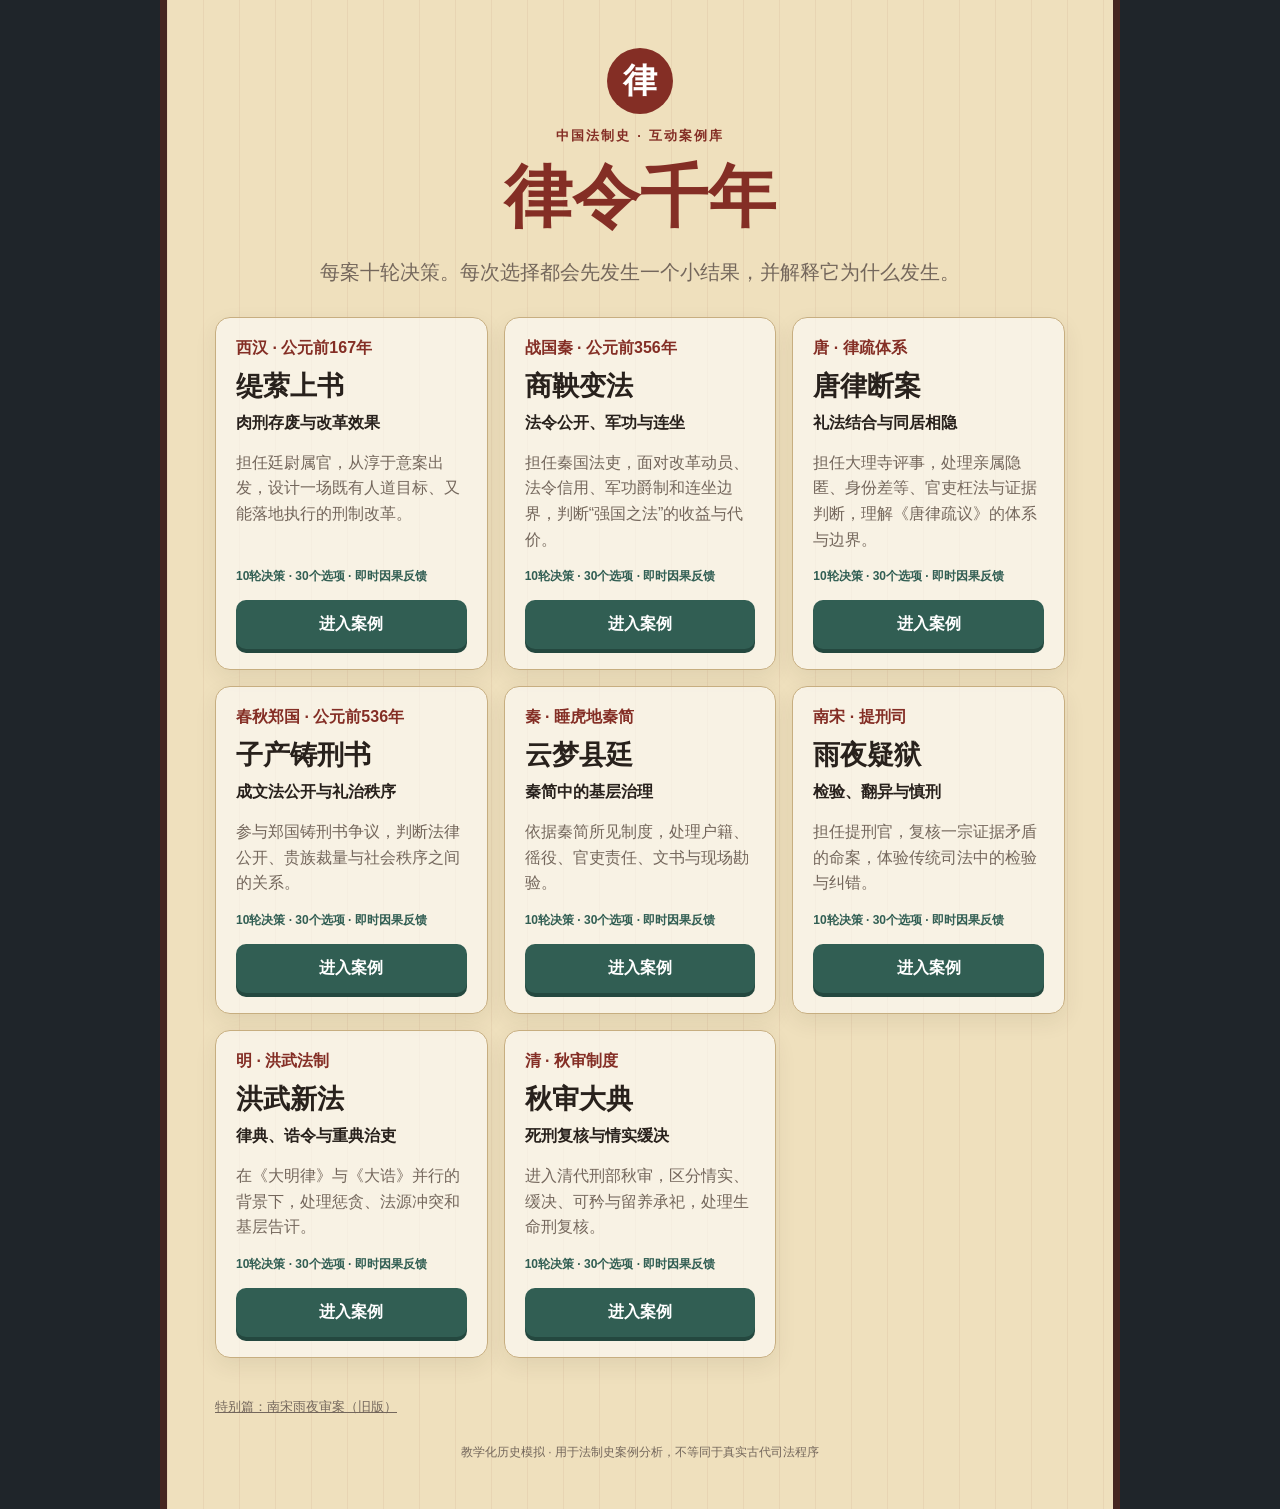
<file: index.html>
<!doctype html><html lang="zh-CN"><head><meta charset="utf-8"><meta name="viewport" content="width=device-width,initial-scale=1,viewport-fit=cover"><meta name="theme-color" content="#742b23"><title>律令千年·法制史案例库</title>
<style>
:root{--ink:#28211c;--paper:#efe0bd;--light:#fff9e9;--red:#842e25;--jade:#315e53;--gold:#b8893d;--muted:#74675c}*{box-sizing:border-box}html{background:#1f252a}body{margin:0;color:var(--ink);font-family:"Microsoft YaHei","PingFang SC",sans-serif}button{font:inherit}.app{width:min(100%,960px);min-height:100vh;margin:auto;padding:clamp(18px,5vw,48px);background:linear-gradient(90deg,#842e2510 1px,transparent 1px),var(--paper);background-size:36px 100%;border-inline:7px solid #462620}.top{text-align:center}.seal{width:66px;height:66px;margin:auto;border-radius:50%;display:grid;place-items:center;background:var(--red);color:#fff;font:700 34px KaiTi,serif}.eyebrow{color:var(--red);font-size:13px;font-weight:800;letter-spacing:.16em}.top h1{font:800 clamp(38px,9vw,68px)/1.1 KaiTi,serif;margin:15px 0 8px;color:var(--red)}.lead{color:var(--muted);font-size:clamp(16px,3.5vw,20px);line-height:1.7}.case-grid{display:grid;grid-template-columns:repeat(3,1fr);gap:16px;margin:28px 0}.case{border:1px solid #c7ae80;border-radius:15px;background:#fff9;padding:20px;display:flex;flex-direction:column;box-shadow:0 8px 22px #3e2d1c15}.case i{font-style:normal;color:var(--red);font-weight:800}.case h2{font:700 27px KaiTi,serif;margin:9px 0}.case p{color:var(--muted);line-height:1.6;flex:1}.case .meta{font-size:12px;color:var(--jade);font-weight:700}.primary,.option{border:0;border-radius:10px;background:var(--jade);color:#fff;padding:14px 17px;font-weight:750;cursor:pointer;box-shadow:0 4px 0 #24483f}.primary:active,.option:active{transform:translateY(3px);box-shadow:0 1px 0 #24483f}.case .primary{width:100%;margin-top:15px}.toolbar{display:flex;justify-content:space-between;align-items:center;gap:10px}.back{border:1px solid #bda77e;background:#fff8;border-radius:9px;padding:9px 12px;cursor:pointer}.progress{height:9px;border-radius:9px;background:#cfbc97;overflow:hidden;margin:15px 0 23px}.bar{height:100%;background:linear-gradient(90deg,var(--red),var(--gold));transition:width .35s}.score{display:flex;gap:6px;flex-wrap:wrap}.score span{background:#fff8;border-radius:99px;padding:6px 9px;font-size:12px}.score b{color:var(--red)}.panel{background:#fff9;border:1px solid #cfb789;border-radius:15px;padding:clamp(18px,4vw,30px);box-shadow:0 8px 24px #49351f18}.chapter{color:var(--red);font-size:13px;font-weight:800}.panel h2{font:700 clamp(27px,6vw,39px) KaiTi,serif;color:var(--red);margin:8px 0}.context{font-size:18px;line-height:1.85}.knowledge{background:#fff1b7;border-left:5px solid var(--gold);padding:13px 15px;margin:18px 0;line-height:1.65}.options{display:grid;gap:12px;border-top:1px solid #d8c5a1;padding-top:18px}.option{text-align:left;line-height:1.55;min-height:62px}.option em{display:inline-grid;place-items:center;width:26px;height:26px;border-radius:50%;background:#ffffff22;font-style:normal;margin-right:8px}.feedback{border-top:6px solid var(--jade)}.feedback.bad{border-top-color:var(--red)}.feedback.mid{border-top-color:var(--gold)}.outcome{font-size:20px;font-weight:800;color:var(--jade)}.feedback.bad .outcome{color:var(--red)}.feedback.mid .outcome{color:#8b661f}.reason{line-height:1.85;background:#f4ead4;padding:14px;border-radius:9px}.delta{display:flex;gap:8px;flex-wrap:wrap;margin:14px 0}.delta span{padding:6px 10px;border-radius:99px;background:#dfeae5;color:#315e53;font-size:13px;font-weight:700}.delta .minus{background:#f1dfdc;color:#8b3029}.result{text-align:center}.grade{font:800 120px/1 serif;color:var(--red)}.cards{display:grid;grid-template-columns:repeat(3,1fr);gap:10px}.cards div{background:#ddc79c;border-radius:11px;padding:16px}.cards b{display:block;color:var(--red);font-size:28px}.review{text-align:left;background:#fff8;padding:15px 20px;border-radius:10px;line-height:1.75;margin:20px 0}.hidden{display:none!important}.legacy{display:inline-block;color:var(--muted);font-size:13px;margin-top:12px}footer{text-align:center;color:var(--muted);font-size:12px;margin:28px 0 0}
.event-bg{background:#eee2c9;border-left:5px solid var(--red);padding:14px 16px;border-radius:5px;line-height:1.8}.event-bg b,.continuity b{color:var(--red)}.continuity{background:#dfeae5;border:1px solid #aac1b8;border-radius:10px;padding:13px 15px;margin:14px 0;line-height:1.7}.route{display:inline-block;background:var(--red);color:#fff;border-radius:99px;padding:5px 10px;font-size:12px;margin-bottom:8px}.option small{display:block;color:#dce9e5;font-weight:400;margin:5px 0 0 34px}.timeline{border-left:3px solid #bfa777;padding-left:18px}.timeline li{margin:12px 0}.case-layout{display:grid;grid-template-columns:290px 1fr;gap:16px;align-items:start}.dossier{background:#f5ecd8;border:1px solid #c8b38c;border-radius:13px;padding:16px;position:sticky;top:12px}.dossier h3{font-family:KaiTi,serif;color:var(--red);margin:4px 0 12px}.section-label{color:var(--red);font-weight:800;border-bottom:1px solid #cdbb98;padding-bottom:6px;margin:14px 0 8px}.people{display:grid;grid-template-columns:1fr 1fr;gap:7px}.person,.evidence-item{background:#fff9;border:1px solid #d5c4a3;border-radius:7px;padding:8px;font-size:12px}.person b,.evidence-item b{display:block}.person span{color:var(--muted)}.evidence-list{display:grid;gap:6px}.evidence-item.locked{opacity:.42;filter:grayscale(1)}.judgment-list{font-size:12px;line-height:1.5;max-height:150px;overflow:auto;padding-left:18px}.overlay{position:fixed;inset:0;background:#000b;display:grid;place-items:center;padding:18px;z-index:50}.modal-card{width:min(760px,100%);max-height:88vh;overflow:auto;background:#f8f0df;border:2px solid #8b744e;border-radius:12px;padding:clamp(20px,5vw,38px);box-shadow:0 0 45px #d6ad4b55;text-align:center}.modal-card .reason,.modal-card .knowledge{text-align:left}.modal-icon{font-size:46px}.modal-card h2{font-family:KaiTi,serif;color:var(--red);font-size:34px;margin:8px 0}.modal-card .primary{text-align:center;min-width:230px}.world-state{text-align:center;color:var(--muted);font-size:12px;margin:8px 0}
@media(max-width:720px){.app{padding:18px 13px 30px;border-inline-width:5px}.case-grid{grid-template-columns:1fr}.case{padding:17px}.toolbar{align-items:flex-start}.score{justify-content:flex-end}.context{font-size:16px}.option{min-height:68px}.cards{grid-template-columns:1fr}.case-layout{grid-template-columns:1fr}.dossier{position:static}.people{grid-template-columns:repeat(2,1fr)}.overlay{padding:10px}.modal-card{max-height:94vh;padding:20px 15px}}
</style></head><body><main class="app" id="app"></main>
<script>
const O=(t,r,d)=>({t,r,d});
const cases=[
{id:'tiying',era:'西汉 · 公元前167年',title:'缇萦上书',sub:'肉刑存废与改革效果',intro:'担任廷尉属官，从淳于意案出发，设计一场既有人道目标、又能落地执行的刑制改革。',qs:[
['卷宗定性','淳于意将受肉刑，缇萦上书称受刑者“虽欲改过自新，其道莫由”。你首先抓住什么争点？','汉初刑制承袭秦制，肉刑具有不可逆性。',[O('讨论刑罚是否给改过者保留复归可能','朝议转向刑罚目的。因为缇萦指出的不是父亲身份，而是不可逆刑罚阻断改过。',[2,3,2]),O('强调缇萦孝心足以直接免罪','淳于意获得同情，但制度问题被遮蔽。孝行能触发审视，却不能替代对罪责与刑制的分析。',[1,0,2]),O('认定旧法存在多年便无需讨论','改革被拒绝。制度沿用时间不能单独证明其合理，尤其当新个案暴露稳定缺陷时。',[0,-2,-1])]],
['史实边界','有人说：“汉代已经确立现代人权，所以必然废肉刑。”你如何记录？','古今概念可以对话，但不能把现代体系直接投射到汉代。',[O('删除“现代人权”断言，改从汉初约法省刑与仁政语境分析','论证更可靠。因为历史评价必须先尊重当时制度与政治语言。',[3,2,1]),O('保留说法，现代价值正确即可','表达鲜明但史实失真。价值赞同不能证明古代已经存在同一权利结构。',[-2,0,1]),O('完全拒绝现代视角','避免了套用，却失去借古鉴今。恰当方法是标明距离后再比较。',[1,1,0])]],
['刑罚目的','廷尉正主张“残损身体最能威慑”。你如何回应？','刑罚效果不能只凭严酷程度推定。',[O('要求比较威慑收益与不可逆伤害，并考察再犯和复归','讨论进入可检验层面。严厉不天然等于有效，还要评估社会成本。',[2,3,2]),O('只说仁慈就是最好的刑罚','立场温和但论据不足。刑制仍须回应秩序、比例与执行问题。',[1,0,2]),O('赞同越残酷越有效','旧制继续维持。该推论忽略秦亡教训，也没有证明严酷与治理效果的因果。',[0,-2,-2])]],
['替代方案','文帝准备废除肉刑，问你如何配置替代刑。','历史上部分肉刑被髡钳、笞刑等替代。',[O('按罪责分级替代，并设置最高笞数','方案兼顾比例与人道。分级可避免轻重罪一律折算造成新的失衡。',[2,3,2]),O('所有肉刑统一改为五百笞','形式统一却可能更致命。笞数过高会让“减刑”在执行中变成变相死刑。',[1,-2,-1]),O('只赦免淳于意，不改一般规则','个案获救，结构问题仍会重复。个案救济不能自动代替制度改革。',[1,0,1])]],
['执行规范','地方狱吏问笞刑应如何执行。','替代刑是否进步，取决于真实执行。',[O('统一刑具、限定部位、记录次数并允许复核','伤亡风险下降。程序限制能把仁政目标转化为可监督的行为规则。',[2,3,2]),O('只写“务必仁慈”','口号难以约束执行。没有具体标准，地方仍可能因习惯和压力滥刑。',[1,0,1]),O('由狱吏自行掌握轻重','执行差异扩大。把全部裁量交给行刑者会增加任意与寻租空间。',[0,-2,-2])]],
['伤亡奏报','新制后有人因重笞死亡，朝中称改革已经失败。','改革可能方向正确、设计不足。',[O('承认替代刑缺陷，降低笞数并继续评估','改革得到修正。发现副作用后调整规则，比否认问题或全盘倒退更合理。',[3,3,2]),O('隐瞒伤亡以维护圣明','短期保住颜面，长期损害制度学习。没有真实信息就无法纠正执行偏差。',[0,-2,-2]),O('立即恢复全部肉刑','解决了笞刑问题，却回到不可逆伤残。单一失败不证明旧制最优。',[1,-1,-1])]],
['罪刑相当','轻罪与重罪都采用接近的笞数，引发争议。','刑罚配置需要区别罪责轻重。',[O('重新建立轻重阶梯，并审查实际痛苦程度','比例失衡得到缓解。名称相同不代表严厉程度相同，须看真实负担。',[2,3,2]),O('只要形式统一就是公平','形式一致掩盖实质差异。公平还要求罪责与制裁强度相适应。',[1,-1,0]),O('全部加重以免放纵','轻罪者承受过度制裁。用普遍加重解决分类失败，会扩大不公。',[0,-2,-2])]],
['复归社会','受刑者刑满后被乡里永久排斥。','缇萦上书特别强调改过无路。',[O('减少永久污名，并允许以守法表现恢复身份','刑罚终了后的复归路径形成。否则法律宣布刑满，社会惩罚却无限延续。',[2,3,3]),O('认为社会排斥不属于刑制问题','制度只完成一半。正式刑罚与持续污名共同决定受刑者能否改过。',[1,0,-1]),O('给所有受刑者永久标记','管理更方便，却复制肉刑的终身污名逻辑，违背改革起点。',[0,-2,-2])]],
['评价改革','史官问文帝废肉刑是否等于刑罚全面轻缓。','历史结论要区分诏令、替代规则和执行结果。',[O('评价为重要转向，但指出替代刑仍有严酷与反复','结论有边界。既承认改革意义，也没有把复杂过程写成直线进步。',[3,3,2]),O('宣布从此再无酷刑','叙事漂亮却夸大史实。替代刑伤亡说明制度效果并非一次完成。',[-2,-1,1]),O('因有副作用而否定全部意义','忽视了不可逆肉刑被废的方向性变化。缺陷不等于毫无进步。',[1,0,0])]],
['总结奏章','你如何向文帝概括本案启示？','最后结论应同时回应历史语境与制度效果。',[O('废肉刑是起点；刑罚还须罪责相称、执行可控、容许复归','奏章成为持续改革纲领。它完整回应了目的、比例、程序与效果。',[3,3,3]),O('圣君仁德感化天下即可','具有时代语言，却把复杂制度成败归于个人品德，缺少可执行结构。',[2,0,2]),O('旧制不可变，个案不足为训','缇萦上书的制度价值被抹去。反复出现的结构性伤害不能永远被视为例外。',[0,-2,-2])]]]},
{id:'shangyang',era:'战国秦 · 公元前356年',title:'商鞅变法',sub:'法令公开、军功与连坐',intro:'担任秦国法吏，面对改革动员、法令信用、军功爵制和连坐边界，判断“强国之法”的收益与代价。',qs:[
['变法开局','新法将行，百姓疑而不信。你如何建立法令信用？','徙木立信的故事体现变法者对法令可信度的重视。',[O('公开规则、兑现奖赏，并让官吏同受约束','新法获得初步信用。可预期执行比单纯恐吓更能形成稳定服从。',[2,3,2]),O('先重罚几个质疑者','恐惧上升但信用未建立。惩罚怀疑者不能证明政府会守诺。',[1,-1,-2]),O('只靠口头宣讲君主英明','宣传扩大，却缺少可验证承诺。法令信用来自一致兑现。',[1,0,1])]],
['法令公开','有官员主张只让官吏掌握细则，方便临事处置。','成文规则公开关系到行为预期与裁量边界。',[O('公布主要规则、奖罚标准与申诉渠道','百姓能够预见后果，官吏也较难任意解释。公开性提升了治理稳定。',[2,3,2]),O('只公布惩罚，不公布奖励','威慑突出但激励失真。片面公开会削弱法令完整信用。',[1,0,-1]),O('完全保密，违法后再告知','行政方便却制造不可预期。无法知悉的规则难以引导行为。',[0,-2,-2])]],
['军功爵制','旧贵族要求按血缘继续授爵，军中要求按功行赏。','军功爵制冲击世卿世禄。',[O('以可核实军功授爵，并防止冒功','动员能力增强，身份流动扩大。核验机制可减少新制度被造假侵蚀。',[3,3,2]),O('完全维持血缘授爵','旧贵族满意，改革目标落空。资源仍按出身分配，军功激励不足。',[2,-1,-1]),O('谁献首级最多谁升爵，不审来源','短期战果增加，冒功与滥杀风险上升。指标若可被操纵会反噬制度。',[1,-2,-2])]],
['连坐范围','一户犯罪，里伍是否都应连坐？','连坐有强化控制和信息互监的功能，也可能扩大无过者责任。',[O('仅对明知、协助或依法负有报告义务而故意不报者追责','责任边界更清楚。把主观知情与法定义务纳入，可减少无差别株连。',[1,3,2]),O('邻里一律同罪','告发增加，但无过者也受罚。无差别连坐以恐惧换信息，社会信任成本很高。',[2,-2,-2]),O('任何情形都不追究协助者','避免株连，却可能放任共同隐匿。关键应区分独立责任与纯粹身份牵连。',[1,1,0])]],
['太子犯法','太子触犯新法，群臣担心直接处罚动摇储位。','史载商鞅通过处罚太子师傅等方式彰显新法。',[O('坚持规则不能因身份失效，同时按当时制度处理责任','法令权威增强。核心是避免特权使公开规则沦为空文。',[3,3,2]),O('秘密免除，维护王室颜面','政治冲突暂缓，法令信用受损。百姓会据此判断新法只约束弱者。',[1,-2,-1]),O('为示公平立即废黜太子','姿态强硬但超出比例。平等适用不等于不考虑权限和相称性。',[1,0,-2])]],
['告奸激励','地方以告发数量考核，出现大量诬告。','激励指标会改变行为，也可能制造滥用。',[O('核查证据，惩治故意诬告，并调整单一数量考核','真实案件比例提高。纠错机制防止告发制度被私人报复利用。',[2,3,2]),O('告得越多奖励越高','数字漂亮，诬告激增。单一数量指标鼓励追求数量而非真实性。',[1,-2,-2]),O('取消一切举报','诬告下降，但真实违法线索也消失。应治理滥用而非废掉全部信息渠道。',[1,0,0])]],
['重刑主义','有人建议轻罪重罚，让百姓不敢试法。','商鞅法家思想重刑威慑，但效果与代价需分别分析。',[O('评估威慑边际效果，并保留罪责轻重阶梯','秩序目标与比例控制并存。重罚不是无限增加就无限有效。',[1,3,2]),O('所有初犯一律重罚','短期服从上升，纠错和复归空间缩小。过度惩罚也会增加逃亡与对抗。',[2,-2,-2]),O('只进行道德劝说，不设处罚','缺乏执行后果，新法难以稳定。教化与制裁并非只能二选一。',[1,0,1])]],
['官吏执法','县吏对富户从轻、对贫户从重。','“壹刑”理想强调法令统一，但秦制并非现代平等法治。',[O('纠正差等执行，并公开复核结果','法令一致性提高。选择性执法会让规则成为权力工具。',[2,3,2]),O('富户能纳粮，应当从轻','短期财政受益，制度公信下降。以资源换免责破坏统一标准。',[1,-2,-1]),O('为反特权只处罚富户','方向看似矫正，仍是按身份而非行为裁判。',[1,0,-1])]],
['成效评估','秦国强盛后，有人称一切改革手段都因此正当。','国家能力提升不自动消除个体权利与社会成本问题。',[O('区分富国强兵成效、法令技术与高压控制代价','评价更完整。制度可以在某一目标上有效，同时在其他价值上代价高昂。',[3,3,2]),O('结果强国，所以所有措施正确','把结果成功当作全部正当性。该推理忽略手段边界与长期后果。',[1,-2,0]),O('因秦二世而亡，变法毫无作用','以最终结局抹去阶段成效，同样过度简化。历史因果不能单线归结。',[1,0,0])]],
['历史结论','如何总结商鞅变法的法制史意义？','应同时看到成文法、国家治理能力与严密控制。',[O('它强化公开法令和官僚治理，也以重刑连坐付出高压代价','结论兼顾制度创新与历史局限，避免英雄化或妖魔化。',[3,3,3]),O('它完整建立现代法治','概念错置。法令统一和现代权利法治不是同一制度。',[-2,-1,1]),O('它只是残酷刑罚，没有其他影响','抓住代价却遗漏国家治理、爵制与社会结构变化。',[1,0,0])]]]},
{id:'tanglv',era:'唐 · 律疏体系',title:'唐律断案',sub:'礼法结合与同居相隐',intro:'担任大理寺评事，处理亲属隐匿、身份差等、官吏枉法与证据判断，理解《唐律疏议》的体系与边界。',qs:[
['亲属藏匿','甲盗官物后藏于兄家，兄明知却未告发。首先查什么？','唐律对亲属相隐有制度安排，但范围与重罪例外需具体判断。',[O('查亲属关系、罪名性质及相隐规则的适用范围','审理路径正确。先确定规范要件，才能判断隐匿是否被容许或减免。',[3,3,2]),O('凡不告发一律同罪','忽略亲属相隐规则。唐律并非把所有知情不举都等同正犯。',[1,-2,-1]),O('亲属关系可免除任何罪责','把相隐绝对化。古代规则仍有范围、身份与严重犯罪限制。',[1,-1,0])]],
['礼法关系','御史说“礼就是道德，与断案无关”。','唐律以礼入法，但礼与律仍有不同表现形式。',[O('说明礼制影响亲属、身份和名分规范，须通过具体律文适用','礼法关系被落实到规范层面。不能只讲抽象伦理，也不能否认其制度作用。',[3,3,2]),O('完全赞同，律与礼互不相干','遗漏唐律的重要结构特征。许多罪名和量刑都受伦常名分影响。',[0,-2,-1]),O('只凭礼意即可越过律文判案','礼成为无限裁量。礼法结合不意味着官员可抛开成文规范。',[1,-2,-2])]],
['十恶判断','案中被告被指“不孝”，是否当然属于十恶？','十恶是特定严重犯罪类别，不能把日常道德评价直接当作罪名。',[O('核对行为是否满足律文中的具体构成','避免标签定罪。道德谴责必须转化为明确的规范要件。',[3,3,2]),O('乡里都说不孝即可列入十恶','舆论替代要件，刑罚被扩大。社会评价不能单独证明法定严重犯罪。',[1,-2,-2]),O('十恶只是道德概念，不影响法律','忽视其法律后果。十恶在律典中具有明确制度地位。',[0,-1,-1])]],
['身份差等','同一伤害行为因亲属尊卑而刑罚不同。你如何解释？','唐律具有鲜明身份与伦理差等，不能等同现代平等原则。',[O('在历史语境中说明名分秩序，再与现代平等适用作区分','解释没有美化差等，也没有以今律古，形成双层评价。',[3,3,2]),O('这就是现代法律面前人人平等','概念相反。身份差等恰恰说明古代与现代平等原则存在结构距离。',[-2,-2,0]),O('古代如此，所以今天也应恢复','从历史事实直接推出现代规范，缺少价值与制度论证。',[1,-2,-1])]],
['官吏受财','县令收财后故意改判，应先区分什么？','唐律区分官吏因公过失与徇私故意，受财枉法具有更强可责性。',[O('查受财、故意及裁判改变之间的证据链','责任判断更准确。身份本身不够，须证明利益与枉法行为关联。',[2,3,2]),O('只要判错就一律按受财枉法','过失与故意被混同，严重罪名的证明要求被降低。',[1,-2,-1]),O('官员有裁量，所以不可能犯罪','把职权当作免责。合法裁量不包括收财后故意歪曲裁判。',[0,-2,-2])]],
['口供矛盾','被告口供与物证冲突，狱吏要求继续拷讯。','传统司法重口供，也存在检验和多证印证；现代更严格禁止刑讯逼供。',[O('暂停强制，复核物证、证人与口供形成条件','误判风险下降。矛盾应通过独立证据解释，而非用更强压力制造一致。',[2,3,3]),O('打到口供与案卷一致','得到表面一致，却无法证明真实性。压力可能只会制造迎合答案。',[1,-3,-3]),O('完全不看口供，只凭直觉','避免刑讯但仍非证据裁判。口供可审查，不能以直觉替代全部证据。',[1,0,0])]],
['类推边界','某行为危害明显，却找不到完全对应条文。','古代存在比附等适用技术；现代罪刑法定对类推入罪限制更严。',[O('先在当时法源中寻找明确依据，并标注与现代罪刑法定的差异','既处理历史问题又守住古今边界。比较法意识提升。',[3,3,2]),O('危害大即可随意比照最重条款','裁量失控。社会危害判断不能自动决定具体刑名。',[1,-2,-2]),O('直接援引现代刑法宣告无罪','保护意识可取，却把现代规范直接溯用于唐代模拟。',[0,1,1])]],
['赎刑适用','有身份者请求以铜赎刑，百姓质疑不公。','古代赎刑有身份、罪类等条件，体现制度差等。',[O('依当时规则判断，同时在复盘中指出身份差等的局限','历史裁判与现代评价被区分，既不伪造史实也不回避问题。',[3,3,2]),O('有钱即可赎，最有效率','财富直接购买免责，忽略赎刑条件并放大不平等。',[1,-2,-2]),O('声称唐代已禁止一切赎刑','史实错误。用理想化叙事遮蔽真实制度。',[-2,0,0])]],
['复核死刑','州府上报死刑案，证据尚有一处矛盾。','传统慎刑包含复核机制；生命刑要求更高审慎。',[O('退回补证并逐项说明疑点，不因限期仓促核准','避免不可逆误判。复核的价值正是在行政压力下保留纠错机会。',[2,3,3]),O('地方已经审过，直接核准','效率提高，关键疑点被带入不可逆判决。层级复核失去实质意义。',[1,-2,-2]),O('所有死刑案一律无条件赦免','避免误杀却取消个案判断。慎刑不等于放弃法律评价。',[1,0,1])]],
['结案评议','如何概括《唐律疏议》的法制史地位？','唐律体系完备、律疏结合，对后世与东亚法制影响深远，同时具有等级身份局限。',[O('肯定体系化与解释技术，同时指出礼制身份差等的历史边界','结论全面。制度成就与价值局限可以同时成立。',[3,3,3]),O('它就是一部现代民法典','法域与时代概念均错置，无法解释刑律中心和身份结构。',[-2,-2,0]),O('古代法律都落后，不值得研究','价值判断替代历史分析，也错失理解制度演进与比较法的机会。',[0,-1,-1])]]]}];
const Q=(t,c,p,a,ar,b,br,d,dr)=>[t,c,p,[O(a,ar,[3,3,2]),O(b,br,[1,0,1]),O(d,dr,[0,-2,-2])]];
cases.push(
{id:'zichan',era:'春秋郑国 · 公元前536年',title:'子产铸刑书',sub:'成文法公开与礼治秩序',intro:'参与郑国铸刑书争议，判断法律公开、贵族裁量与社会秩序之间的关系。',qs:[
Q('是否公布','郑国准备把刑书铸于鼎上，贵族认为刑不可知才能保持威严。','铸刑书是中国古代成文法公布的重要事件。','支持公布基本规则与刑罚边界','民众获得行为预期，贵族临事裁量受到约束；这正是规则公开的制度意义。','只向乡官秘密传达','执行可能较统一，但普通人仍无法预见后果，公开性目标只完成一半。','继续完全保密','权威暂时保留，任意裁量与同案异罚风险却继续存在。'),
Q('回应叔向','叔向担心民众据法争辩、破坏礼治名分。','反对意见反映春秋礼治秩序面对社会变迁的焦虑。','承认秩序忧虑，但说明公开底线可与教化并存','你回应了反方最强理由，而非简单否定礼；主张因此更有边界。','说时代必然进步，无需解释','方向支持改革，但“必然”不能回答公开规则为何能解决现实问题。','嘲讽叔向守旧','人身评价替代理由，既未解释礼治功能，也无法证明新制度更好。'),
Q('适用对象','贵族要求刑书只约束庶人。','春秋身份秩序鲜明，不能虚构现代平等已经实现。','要求官吏裁判也受公开规则约束','虽非现代平等，却能减少执法者脱离规则的空间，增强法令信用。','先约束庶人，以后再说','改革仍可能运行，但特权例外会削弱公众对规则一致性的信任。','贵族天然在法外','公开刑书沦为单向控制工具，无法限制掌权者的任意解释。'),
Q('旧案处理','刑书公布后，有人要求按新法追罚公布前行为。','规则公开与时间效力关系到行为可预期性。','原则上不以新公布规则追罚此前未知行为','避免事后改变标准，让公布真正服务于事前行为引导。','由执政者逐案决定','保留灵活性，却使时间效力取决于个人偏好，可预期性不足。','一律追溯从重','百姓不可能按尚未公布的规则行动，追溯重罚破坏法令信用。'),
Q('条文含混','刑书中的“扰乱”含义过宽，地方解释不一。','成文化不等于自动消除裁量。','发布解释标准并汇总典型案件','同类行为获得较稳定尺度，也为后续修订提供材料。','让各地按风俗理解','兼顾地方差异，但同案差异扩大，中央公布规则被碎片化。','谁被指控就算扰乱','含混词变成无限权力入口，成文法只剩形式。'),
Q('民众争讼','公布后诉讼增多，贵族称改革失败。','诉讼上升可能是既有纠纷获得表达渠道。','区分恶意缠讼与正常权利主张','你没有把“案件变多”直接等同秩序恶化，能进一步评估制度真实效果。','立即减少受理数量','短期数据好看，但可能把正常争议重新压回非正式冲突。','废除刑书恢复秘密裁判','用关闭渠道消灭统计，问题本身并未消失。'),
Q('官吏培训','基层官吏读不懂新刑书。','法律文本需要执行能力支撑。','编制释义、培训并设置疑难请示','降低误读，让统一文本转化为较一致的实际裁判。','要求官吏自行揣摩','节省成本，却会制造不同解释，公开文本难以统一实践。','读错者全部重罚','恐惧不能补足知识，官吏反而可能隐瞒疑难和错误。'),
Q('修法机制','社会关系变化，旧条文出现漏洞。','成文法需要稳定，也需要合法修订。','建立公开修订程序并说明理由','规则变化保持可追踪，稳定与适应性得到平衡。','随时口头补充','反应快，但口头命令重新引入不可知和不可验证。','永远不得修改','形式稳定，却会让规则与社会现实脱节。'),
Q('古今比较','同学说铸刑书就是现代法治诞生。','早期成文法公开与现代法治不能简单等同。','称其为公开化探索，并说明身份与权利结构差异','既提炼法理价值，又保留历史限度。','直接称为现代宪政','使用熟悉概念，却超出史实可支持范围。','认为与今天毫无联系','避免错置，却放弃了从公开性和裁量约束中提炼启示。'),
Q('最终陈词','如何概括铸刑书的历史意义？','结论应兼顾制度转向与争议。','它推动规范公开并挑战秘密裁量，但仍处于礼法秩序转型之中','结论完整解释了“进步何在”和“边界何在”。','子产是贤人，所以改革正确','人物评价不能替代制度因果分析。','公布法律必然摧毁秩序','把反方忧虑当作必然结果，缺少实践证据。')]},
{id:'qin',era:'秦 · 睡虎地秦简',title:'云梦县廷',sub:'秦简中的基层治理',intro:'依据秦简所见制度，处理户籍、徭役、官吏责任、文书与现场勘验。',qs:[
Q('户籍脱漏','乡里户籍与实有人口不符，县令要求立刻重罚里典。','秦简反映细密的户籍、行政与官吏责任制度。','先核对迁徙文书、登记期限与里典故意过失','责任与证据对应，避免把制度缺口全部推给末端官吏。','先罚后查以示整肃','形成压力，但若事实后来相反，行政信用和记录真实性都会受损。','全乡连坐不问原因','扩大责任最省事，却混淆个人行为、法定义务与无过居民。'),
Q('徭役冲突','农忙时征发徭役，田地可能失收。','秦国家动员能力强，徭役安排也影响生产基础。','核对法定名额与期限，分批征发并留存文书','既完成公共任务，也减少超额征发破坏农业。','由豪强自行决定谁服役','执行方便，却可能把负担转嫁给弱户。','全数提前加征','短期工程加快，长期粮产和民众承受力受损。'),
Q('官物损坏','仓吏报告粮袋受潮，却无交接记录。','秦律重视官物管理和官吏责任。','勘验损耗原因并核对交接、封识与保管义务','能区分自然损耗、过失和侵占，责任不再只靠猜测。','仓吏负责所以必为盗','身份与结果不能直接证明故意侵占。','不查小额损失','一次省事可能形成记录空洞，长期积累更大风险。'),
Q('现场勘验','盗案现场有足迹、破锁和邻人证言。','秦简中的封诊式体现对勘验记录的重视。','分别记录位置、尺寸、时间并相互印证','证据保留原貌，后续复核能检查推断是否可靠。','先确定嫌疑人再挑证据','证据会被选择性解释，调查从求真变成确认偏见。','只听最年长邻人','年龄可能带来经验，却不能替代证言来源与物证核验。'),
Q('文书迟延','驿传文书晚到三日，承办吏称道路被洪水阻断。','行政责任判断需区分不可抗力、过失与故意。','核查天气、驿程和交接时间后再定责','事实链能判断迟延是否可归责，避免机械处罚。','凡迟到一律同罚','标准简单，但不可控制原因与懈怠被混为一谈。','只要辩称洪水就免责','给出理由不等于证明理由，缺乏核查会鼓励虚假抗辩。'),
Q('上级口令','郡吏口头要求修改已封存数据。','文书与层级程序限制行政信息被随意改变。','要求正式文书并保留修改前后记录','上级命令可验证，数据变更也能追责。','服从口令不留痕','短期顺从，日后无法判断是谁、为何改变记录。','当众销毁全部档案','避免被改，却同时破坏治理和证据基础。'),
Q('告发奖励','奖励告发后，私人仇怨包装成案件。','信息激励需要防范诬告与操纵。','对告发内容独立核验，故意虚构者承担责任','真实线索被保留，报复性告发的收益下降。','有告发就立即定罪','告发者掌握了事实上的裁判权，错误与报复会扩散。','取消所有告发渠道','减少诬告，也会失去难以由官府主动发现的线索。'),
Q('官吏考课','上级只按结案数量评价县吏。','单一指标容易扭曲行为。','加入错案、期限、文书完整与民生影响指标','官吏不再只追求数量，质量和责任进入考核。','继续只看数量','报表改善，仓促定案和拆分案件可能增加。','不设任何考核','避免指标异化，却也失去监督懈怠的工具。'),
Q('秦法评价','有人因秦简细密便称秦已实现现代依法行政。','行政规则化与现代权利约束并非同一概念。','肯定文书化治理，同时说明高强度控制和权利结构差异','评价同时解释技术成就与制度边界。','直接等同现代法治政府','把行政效率误作现代权利法治。','只说秦法残酷，简牍无研究价值','遗漏基层行政、证据和文书制度的重要材料。'),
Q('县廷总结','如何概括秦简呈现的法律世界？','出土简牍让制度史从抽象法典走向日常治理。','它展示细密行政与责任技术，也揭示高度动员和严密控制','结论能把微观文书与国家治理结构连接起来。','它只是几件古代公文','材料被孤立，无法解释制度网络。','它证明秦政所有做法都有效','有规则不等于所有规则都正当或成功。')]},
{id:'song',era:'南宋 · 提刑司',title:'雨夜疑狱',sub:'检验、翻异与慎刑',intro:'担任提刑官，复核一宗证据矛盾的命案，体验传统司法中的检验与纠错。',qs:[
Q('接收案卷','县衙以一纸认罪口供报结命案。','宋代司法有复核、翻异与检验实践。','先审查口供形成过程及其与物证是否相合','复核找到入口，认罪不再自动等于事实。','口供完整便直接核准','效率高，却忽略口供可能受压力或诱导。','因同情被告直接释放','避免仓促定罪，但同样绕过证据审查。'),
Q('尸体检验','尸表记载“刃伤”，衣物却无相应破口。','检验记录应与现场、衣物和致伤工具相互印证。','要求复验伤口、衣物和可能凶器','矛盾得到针对性检验，能判断初验是否错误。','以尸表为官文书不可质疑','文书权威替代事实，初验错误无法纠正。','认定衣物必被更换','提出可能性却没有证据，推测不能直接成为结论。'),
Q('证人翻供','唯一证人称此前受里正指使。','翻供既可能揭露胁迫，也可能是新的谎言。','分别核对两次证言的细节、动机与外部证据','不盲信任何一次陈述，可信度由印证决定。','翻供就证明第一次必假','新陈述仍需检验，变化本身不能证明真假。','坚持初供永远有效','忽视证言形成条件，可能维护被操纵的版本。'),
Q('刑讯压力','属吏建议拷讯被告尽快结案。','传统司法存在刑讯风险；现代明确禁止刑讯逼供。','停止施压，转向独立证据和现场重建','口供污染风险下降，调查重新围绕可验证事实。','轻打几下不算刑讯','压力程度难以控制，所得陈述仍可能迎合审讯者。','打到细节一致','一致可能来自提示和恐惧，不等于真实记忆。'),
Q('死亡时间','更鼓簿、饭食消化与证人时间互相冲突。','时间线是检验证据链的重要工具。','列出时间区间并标明每项证据误差','不确定性被诚实呈现，矛盾可逐项解释。','挑最支持原判的时间','确认偏见让其余证据被人为排除。','取三个时间的平均数','数学平均没有事实依据，不同证据不能机械相加。'),
Q('官员干预','知县暗示维持原判可保地方考成。','复核制度要抵抗行政绩效对个案的扭曲。','记录干预并依据证据独立复核','考成压力被隔离，复核保有纠错功能。','为顾全官场维持原判','个人关系和绩效取代事实判断。','公开羞辱知县后不再查案','揭露干预却放弃案件本身，受害者与被告都未获答案。'),
Q('无罪疑点','证据不足以锁定被告，但真凶未明。','慎刑与继续侦查可以并存。','不维持有罪结论，同时列明待查线索','避免枉断，也没有把疑案当作已解决。','先定罪以后再查','不可逆惩罚被建立在尚未闭合的证据上。','宣布案件从未发生','无罪疑点不等于否认死亡事实和追查义务。'),
Q('检验知识','学生说宋代检验等同现代法医学。','传统检验有重要经验，也受时代知识与程序限制。','肯定经验积累，同时区分现代科学标准','比较既不贬低古人，也不夸大同一性。','完全等同现代DNA鉴定','技术原理和证明能力被严重夸大。','认为古代检验毫无价值','忽略检验文书和经验对减少错案的作用。'),
Q('责任追究','初审官因疏忽造成错判，应如何处理？','纠错既需个案改判，也需区分故意枉法与一般过失。','查明过失程度、干预因素并修正规程','个人责任与制度预防同时推进。','凡错判一律最重处罚','会促使官员隐瞒错误，也混淆故意和能力不足。','改判即可，不追原因','个案被纠正，相同流程缺陷仍会复制。'),
Q('复核结论','如何总结疑狱复核的价值？','复核不是重复盖章，而是独立发现矛盾。','以证据印证、程序记录和慎用不可逆刑罚构成纠错链','结论解释了复核为什么能真正减少错案。','上级官阶高所以判断必然正确','权威本身不能保证事实准确。','只要拖得足够久就算慎刑','时间延长若无针对性核查，只是迟延正义。')]},
{id:'ming',era:'明 · 洪武法制',title:'洪武新法',sub:'律典、诰令与重典治吏',intro:'在《大明律》与《大诰》并行的背景下，处理惩贪、法源冲突和基层告讦。',qs:[
Q('法源冲突','《大明律》已有规定，新颁诰令要求加重处罚。','明初律典与特别诰令共同影响实践。','核对适用时间、对象与正式效力并记录依据','裁判理由可追踪，避免法源叠加成为任意从重。','一律挑最重者适用','简单强硬，却使刑罚边界随文件叠加无限上升。','只看个人喜好选择','法源问题被变成私人裁量。'),
Q('惩贪证据','百姓控告县吏受赃，只有传闻没有账册。','重典治吏仍需事实基础。','保护举报线索并追查账册、财物流向和经手人','既不压制举报，也不让传闻直接完成定罪。','举报官吏就先处重刑','政治目标替代证明，诬告和错案风险上升。','官吏身份体面，不予调查','身份成为屏障，惩贪制度失去可信度。'),
Q('越诉告官','百姓越级赴京告发地方官。','明初鼓励民众在特定情形下告奸，也可能冲击常规层级。','审查越诉原因并防止地方截访报复','真实控告获得渠道，同时保留对虚假内容的核验。','一概视为扰乱秩序','地方官可通过控制渠道掩盖自身问题。','越级者所言一律为真','越级困难能说明风险，却不能自动证明全部事实。'),
Q('酷刑取供','办案者称重刑治吏必须配合严讯。','政治高压容易把目标正当性扩张为手段无限。','把惩贪目标与证据方法分开，禁止用供词替代财证','案件更可能经受复核，惩贪不再依赖制造口供。','贪官可恶，手段不限','先定性后取证，容易把无辜者也纳入目标。','完全停止查贪','避免酷刑却放弃公共责任，问题在手段而非目标本身。'),
Q('株连家属','官员贪赃，办案者要求家属一律同罪。','责任扩大需区分参与、受益、隐匿与单纯亲属身份。','逐人查明是否参与转移、隐匿或共同受益','真正共犯被追究，无过亲属不因身份自动受罚。','全部连坐','威慑增强，但个人责任被亲属身份替代。','家属永远不可能参与','反对株连正确，却不能预设家属一定无行为责任。'),
Q('律典统一','地方沿用旧习，与《大明律》条文冲突。','统一律典旨在形成全国规范框架。','以正式律文为基准并调查地方习惯的合理调整空间','统一性得到维护，实际执行困难也被纳入修正。','地方官想怎么判就怎么判','全国律典失去统一尺度。','不问现实机械照抄','形式统一，但可能忽视条文适用所需事实条件。'),
Q('皇权与法律','有人称皇帝发布命令，因此任何临时口谕都是法律。','传统皇权法制中诏令重要，但具体效力仍需历史辨析。','区分正式诏令、律典与个别口头指示的形成和适用','避免把复杂法源结构简化为一句“君意即法”。','全部等同且可随时追溯','规则时间与形式边界消失，执行者无从预期。','皇帝命令在明代毫无法律作用','矫枉过正，不符合皇权法制实际。'),
Q('数字考核','朝廷按查获贪官数量考核监察官。','单一反腐指标可能激励扩大案件。','同时考察证据质量、改判率与追回财物真实性','监察者不易靠制造数量邀功。','数量越多政绩越好','指标会推动把正常行政错误包装成贪腐。','不监督监察官','监督者失去约束，权力风险转移而非消失。'),
Q('历史评价','学生把《大诰》称作现代反腐特别法。','名称类比不能掩盖权力结构和程序差异。','比较惩贪目标，同时说明重刑、告讦和皇权背景','类比受到边界控制，历史特征没有被抹平。','完全等同现代特别法','现代程序和权利保障被错误投射。','只称暴政材料无需细读','价值批判替代制度分析，无法解释其运行方式。'),
Q('结案总结','如何评价明初重典治吏？','高压惩贪有政治动员力，也伴随刑罚扩张和程序风险。','区分治理目标、实际成效与手段边界','结论能够解释为何“反腐正确”不等于“所有手段正确”。','只要惩贪就都值得肯定','目标正当性吞没手段审查。','因手段严酷便否认一切制度建设','忽略律典统一和官僚治理的历史面向。')]},
{id:'qing',era:'清 · 秋审制度',title:'秋审大典',sub:'死刑复核与情实缓决',intro:'进入清代刑部秋审，区分情实、缓决、可矜与留养承祀，处理生命刑复核。',qs:[
Q('案卷入审','地方上报斩监候案件，刑部首先做什么？','秋审对监候死刑案件进行集中复核分类。','核对罪名、证据、程序和地方题本是否一致','复核从事实与法律双重审查开始，不是简单重读结论。','只看知府官阶决定可信度','官阶不能替代案卷证据。','所有案件直接执行','监候与秋审制度的复核功能被取消。'),
Q('情实判断','故意杀人证据完整且情节严重。','“情实”通常意味着情罪属实、应予执行。','逐项确认故意、因果和无重大疑点后再拟情实','分类建立在完整证据和严重情节上，生命刑决定较可解释。','只因造成死亡就情实','结果相同不代表主观和情节相同。','因家属求情自动缓决','同情可提供情节线索，却不能单独推翻事实和规范。'),
Q('缓决依据','案情属实，但情节与执行必要性尚可斟酌。','缓决体现将执行推迟、继续复核的慎刑机制。','列明可缓因素和待核疑点后拟缓决','延期具有明确理由，后续复核知道要解决什么。','所有人轮流缓决','避免立即执行，却使分类失去个案依据。','为提高效率全部情实','行政效率不能压倒生命刑审慎。'),
Q('可矜情节','被告因长期受虐激愤伤人，事实无疑。','可矜关注特定可悯情节，但不等于现代正当防卫规则。','审查受虐事实、即时危险与行为限度后评估可矜','情节被证据化，避免仅凭故事感动或排斥。','听闻可怜便免除一切责任','同情替代要件，事实严重性未被处理。','既已杀人便无任何情节可谈','抹去责任程度差异，分类制度失去意义。'),
Q('留养承祀','死刑犯是家中独子，祖父母年老无人奉养。','留养承祀体现传统家族伦理对刑罚执行的影响，并有适用条件。','核查亲属结构、罪类与制度条件再决定','避免把伦理理由无限扩大，也不忽视当时规则。','独子一律免死','亲属身份自动覆盖罪责，超出制度边界。','认为赡养与刑罚永远无关','以现代直觉抹去清代制度的伦理结构。'),
Q('供证冲突','口供认罪，现场痕迹却支持另一时间线。','死刑复核应特别重视无法解释的证据矛盾。','退回补查并标明冲突，不以认罪压过物证','不可逆决定被暂停，调查获得明确方向。','口供最重要，维持原判','认罪可能受压力或误导，不能自动解释客观冲突。','物证看不懂就忽略','无法理解的证据正应复核，而非删除。'),
Q('名单压力','秋审案件众多，上级要求按比例减少缓决。','分类应基于个案，而非预设统计比例。','拒绝固定比例，按案卷事实逐案说明','统计目标不能先决定谁被执行。','按比例随机挑选情实','生命刑被变成抽签，个案理由完全消失。','全部缓决以规避责任','看似慎刑，实为不作判断，也可能拖延所有案件。'),
Q('皇帝勾决','最终执行仍涉及最高权力裁决。','秋审体现官僚复核与皇权最终裁断结合。','如实呈报分类依据与疑点，不迎合预判','上层决定获得较完整信息，复核官保留专业责任。','揣测圣意后修改案情','信息被扭曲，最终裁断失去事实基础。','隐瞒全部疑点以求整齐','形式一致是以牺牲纠错为代价。'),
Q('古今比较','有人把秋审直接称为现代死刑复核程序。','两者都有慎重审查面向，但权力结构和权利保障不同。','比较复核功能，同时说明皇权、身份伦理和现代程序差异','相似性与差异同时呈现，避免简单等同。','两者完全一样','制度目的局部相似被夸大为整体相同。','两者毫无可比性','拒绝比较会错失理解慎刑与复核演进的机会。'),
Q('秋审结论','如何评价秋审制度？','它是传统慎刑的重要制度化形式，也受时代结构限制。','肯定集中复核和分类纠错，同时指出皇权与差等伦理边界','结论既解释制度价值，也保留现代批判视角。','有秋审就不会发生错案','任何复核都不能保证零错误，关键在信息和独立性。','它只是拖延执行，没有意义','忽略延期、分类和再审查对不可逆刑罚的约束作用。')]}
);
const backgrounds={
tiying:'<p><b>时代环境：</b>西汉建立后承袭秦代不少法律制度，同时又以“约法省刑”和休养生息回应秦政严酷的历史记忆。公元前167年，齐太仓令淳于意获罪，被押往长安受刑。</p><p><b>事件起点：</b>幼女缇萦随父入京，上书汉文帝，提出身体一旦残毁，受刑者即使希望改过也没有道路。文帝因此下诏废除肉刑，但替代的笞刑在执行中又造成伤亡。</p><p><b>你的身份：</b>廷尉属官。你不仅要回答“要不要废”，还要处理替代刑、罪刑相当、行刑程序和刑后复归。</p>',
shangyang:'<p><b>时代环境：</b>战国诸侯竞争加剧，秦孝公希望通过变法摆脱旧贵族束缚，建立能够征税、征兵和统一动员的国家机器。商鞅先后推行县制、军功爵、什伍连坐及奖励耕战等措施。</p><p><b>制度冲突：</b>公开法令与统一奖罚提升了国家能力，也伴随重刑、告奸和严密社会控制。强国成效不能自动回答所有手段是否合理。</p><p><b>你的身份：</b>秦国法吏。你要在法令信用、贵族特权、军功核验、连坐边界与执行一致性之间作出十次决定。</p>',
tanglv:'<p><b>时代环境：</b>唐代在前代律令基础上形成较成熟的律、令、格、式体系。《唐律疏议》以律文与疏议结合，对后世中国及东亚法制产生深远影响。</p><p><b>制度特征：</b>礼法结合深入亲属、身份和名分秩序；同居相隐、十恶、官吏犯罪、赎刑与死刑复核共同构成复杂规范网络。它体系精密，却并非现代平等权利法治。</p><p><b>你的身份：</b>大理寺评事。你将处理亲属藏匿、枉法受财、证据冲突、比附边界和死刑复核。</p>',
zichan:'<p><b>时代环境：</b>春秋后期，宗法等级与礼治秩序受到社会流动、土地关系和政治竞争冲击。郑国执政子产进行多项改革，并于公元前536年把刑书铸于鼎上。</p><p><b>争议核心：</b>晋国叔向来信批评，担忧百姓知法后争于条文、破坏贵贱名分；支持者则认为公开规则能让人预知禁令，并限制贵族临事裁量。</p><p><b>你的身份：</b>郑国学宫法议官。你要设计公布、解释、适用和修订机制，并区分早期成文法公开与现代法治。</p>',
qin:'<p><b>材料背景：</b>1975年湖北云梦睡虎地出土秦简，内容涉及法律答问、封诊式、行政文书和为吏之道，使我们看到秦法不只是抽象“严刑”，也深入户籍、仓储、徭役和现场勘验。</p><p><b>治理结构：</b>秦国依靠县廷、乡里、文书和官吏责任建立高强度动员体系。细密规则提升行政能力，也可能带来连坐、过度考核与基层压力。</p><p><b>你的身份：</b>云梦县廷令史。你将在十件日常政务中判断事实、区分故意过失，并留下可复核的文书记录。</p>',
song:'<p><b>时代环境：</b>宋代司法设置州县审判、提刑司监察复核等层级，重视案卷、检验与翻异。传统司法仍存在刑讯与口供中心风险，但也发展出针对尸伤、现场和时间线的检验经验。</p><p><b>案件背景：</b>一宗雨夜命案仅凭认罪口供迅速报结，尸表、衣物、证人和更鼓时间却彼此冲突。地方官担心改判影响考成。</p><p><b>你的身份：</b>巡按本路的提刑官。你要在十轮内重建证据链，判断是否维持原判，并说明传统慎刑与现代证据规则的差异。</p>',
ming:'<p><b>时代环境：</b>明初重建全国统治秩序，《大明律》逐步定型，明太祖又以《大诰》等形式强化惩贪和政治教化。统一律典与高压特别措施共同塑造洪武法制。</p><p><b>制度冲突：</b>重典治吏回应官僚腐败，却可能导致法源叠加、告讦扩张、刑讯和株连。反腐目标的正当性不能自动证明所有手段都有边界。</p><p><b>你的身份：</b>刑部审刑官。你将处理受赃证据、越诉、诰令适用、家属责任和监察考核。</p>',
qing:'<p><b>时代环境：</b>清代对斩监候、绞监候案件实行秋审，刑部会同有关机构集中复核，并按情实、缓决、可矜、留养承祀等类别提出处理意见，最终还涉及最高权力裁断。</p><p><b>制度意义：</b>秋审把传统“慎刑”转化为周期性复核和分类机制，为不可逆的生命刑增加纠错机会；同时又深受皇权结构、家族伦理和身份制度影响。</p><p><b>你的身份：</b>刑部秋审处主事。面对数量庞大的生命刑案卷，你必须抵抗比例压力，逐案解释证据、情节和分类理由。</p>'};
const caseUI={
tiying:{place:'长安·廷尉署',people:['缇萦｜上书人','淳于意｜受刑者','廷尉正｜旧刑支持者','汉文帝｜最终裁决者'],evidence:['缇萦上书','旧刑案册','替代刑草案','地方伤亡奏报']},
shangyang:{place:'栎阳·变法官署',people:['商鞅｜变法主持','秦孝公｜支持者','旧贵族｜反对方','县令｜执行者'],evidence:['新法木牍','军功簿','连坐名册','告奸复核册']},
tanglv:{place:'长安·大理寺',people:['大理寺卿｜主审','被告之兄｜隐匿者','县令｜涉嫌枉法','御史｜复核者'],evidence:['唐律疏议条文','亲属谱牒','受财账册','尸伤检验状']},
zichan:{place:'郑国·执政之庭',people:['子产｜改革者','叔向｜质疑者','郑国贵族｜利益方','乡官｜执行者'],evidence:['铸鼎刑书','叔向来书','地方判牍','修法议案']},
qin:{place:'云梦·县廷',people:['县令｜决策者','令史｜玩家','里典｜基层官','仓吏｜被调查者'],evidence:['户籍简','封诊式','仓储交接簿','驿传文书']},
song:{place:'南宋·提刑司',people:['提刑官｜玩家','被告｜翻供者','仵作｜检验人','知县｜原审官'],evidence:['认罪供状','尸表','更鼓簿','现场衣物']},
ming:{place:'洪武·刑部',people:['审刑官｜玩家','县吏｜被告发者','越诉百姓｜告发人','监察官｜办案者'],evidence:['大明律条文','大诰诰令','赃款账册','越诉文书']},
qing:{place:'京师·秋审处',people:['刑部主事｜玩家','地方督抚｜原报者','死刑犯｜被复核者','堂官｜分类者'],evidence:['地方题本','口供卷宗','现场物证','秋审分类单']}}
let mode='home',ci=0,qi=0,score={史实:0,法理:0,表达:0},feedback=null,history=[];
const app=document.getElementById('app');
function home(){mode='home';render()}
function start(i){ci=i;qi=0;score={史实:0,法理:0,表达:0};feedback=null;history=[];mode='brief';render();scrollTo(0,0)}
function begin(){mode='play';render();scrollTo(0,0)}
function choose(i){if(feedback)return;let o=cases[ci].qs[qi][3][i],impact=o.d.reduce((a,b)=>a+b,0);Object.keys(score).forEach((k,n)=>score[k]+=o.d[n]);history.push({q:cases[ci].qs[qi][0],choice:o.t,result:o.r,impact,route:i===0?'制度推进':i===1?'折中应对':'风险升级'});feedback={...o,index:i,impact};render();scrollTo({top:0,behavior:'smooth'})}
function next(){feedback=null;if(qi===9){mode='result'}else qi++;render();scrollTo({top:0,behavior:'smooth'})}
function grade(){let t=Object.values(score).reduce((a,b)=>a+b,0);return t>=70?'S':t>=52?'A':t>=32?'B':'C'}
function situation(){let t=history.reduce((a,b)=>a+b.impact,0);return t>=qi*4?'此前的稳健处理提高了各方信任，后续争议转向制度细节。':t>=0?'此前选择带来有限进展，但反对者仍抓住执行漏洞施压。':'此前的高风险决定使矛盾升级，下一事件将在更低信任和更强压力下展开。'}
function dossier(c){let u=caseUI[c.id],open=Math.min(4,Math.floor(qi/2)+1);return `<aside class="dossier"><span class="chapter">${u.place}</span><h3>案卷 · ${c.title}</h3><div class="section-label">相关人员</div><div class="people">${u.people.map(x=>{let a=x.split('｜');return `<div class="person"><b>${a[0]}</b><span>${a[1]}</span></div>`}).join('')}</div><div class="section-label">已收集证据 ${open}/4</div><div class="evidence-list">${u.evidence.map((x,i)=>`<div class="evidence-item ${i>=open?'locked':''}"><b>${i<open?'卷证':'尚未解锁'}</b>${i<open?x:'推进剧情后取得'}</div>`).join('')}</div><div class="section-label">判决轨迹 ${history.length}/10</div><ol class="judgment-list">${history.length?history.map(x=>`<li>${x.q} · ${x.route}</li>`).join(''):'<li>尚未作出决定</li>'}</ol></aside>`}
function render(){if(mode==='home'){app.innerHTML=`<header class="top"><div class="seal">律</div><p class="eyebrow">中国法制史 · 互动案例库</p><h1>律令千年</h1><p class="lead">每案十轮决策。每次选择都会先发生一个小结果，并解释它为什么发生。</p></header><section class="case-grid">${cases.map((c,i)=>`<article class="case"><i>${c.era}</i><h2>${c.title}</h2><b>${c.sub}</b><p>${c.intro}</p><span class="meta">10轮决策 · 30个选项 · 即时因果反馈</span><button class="primary" onclick="start(${i})">进入案例</button></article>`).join('')}</section><a class="legacy" href="legacy-zheyu.html">特别篇：南宋雨夜审案（旧版）</a><footer>教学化历史模拟 · 用于法制史案例分析，不等同于真实古代司法程序</footer>`;return}
let c=cases[ci];if(mode==='brief'){app.innerHTML=`<div class="toolbar"><button class="back" onclick="home()">← 案例库</button><span class="eyebrow">案前卷宗</span></div><section class="panel"><span class="chapter">${c.era}</span><h2>${c.title}：${c.sub}</h2><div class="context">${backgrounds[c.id]}</div><div class="knowledge"><b>学习任务：</b>完成10幕关联事件。每次决定都会触发剧情结果，并成为下一幕的前情条件。</div><button class="primary" onclick="begin()">读毕卷宗，开始推演</button></section>`;return}if(mode==='result'){let g=grade(),ending=g==='S'?'你的连续决策建立了可信的制度方案，各方最终接受结论。':g==='A'?'事件得到控制，但部分折中方案留下后续争议。':g==='B'?'案件勉强收束，前期选择造成的制度漏洞仍待修补。':'多次高风险决定累积为危机，结案并未真正解决争议。';app.innerHTML=`<div class="toolbar"><button class="back" onclick="home()">← 案例库</button><span class="eyebrow">${c.title} · 路线结局</span></div><div class="overlay"><section class="modal-card result"><div class="modal-icon">📜</div><p class="eyebrow">最终判牍 · ${g}级结局</p><div class="grade">${g}</div><h2>${g==='S'?'制度改革者':g==='A'?'稳健法吏':g==='B'?'未竟之局':'危机升级'}</h2><p class="context">${ending}</p><div class="cards">${Object.entries(score).map(([k,v])=>`<div>${k}<b>${v}</b></div>`).join('')}</div><div class="review"><b>你的十幕事件链</b><ol class="timeline">${history.map(x=>`<li><span class="route">${x.route}</span><br><b>${x.q}：</b>${x.choice}<br><small>→ ${x.result}</small></li>`).join('')}</ol></div><button class="primary" onclick="start(${ci})">重新开始</button> <button class="back" onclick="home()">返回案件列表</button></section></div>`;return}
let q=c.qs[qi],pct=(qi+(feedback?1:0))*10;app.innerHTML=`<div class="toolbar"><button class="back" onclick="home()">← 案例库</button><div class="score">${Object.entries(score).map(([k,v])=>`<span>${k} <b>${v}</b></span>`).join('')}</div></div><div class="progress"><div class="bar" style="width:${pct}%"></div></div>${feedback?feedbackView(c,q):questionView(c,q)}`}
function questionView(c,q){let prev=history.at(-1);return `<div class="case-layout">${dossier(c)}<section class="panel"><span class="chapter">${c.title} · 第 ${qi+1}/10 幕</span><h2>${q[0]}</h2>${prev?`<div class="continuity"><b>前情续接 · ${prev.route}</b><br>${prev.result}<br><small>${situation()}</small></div>`:''}<div class="event-bg"><b>案情描述</b><br>${q[1]}</div><div class="knowledge"><b>卷宗提示：</b>${q[2]}</div><div class="section-label">拟定判令</div><div class="options">${q[3].map((o,i)=>`<button class="option" onclick="choose(${i})"><em>${String.fromCharCode(65+i)}</em>${o.t}<small>将触发：${i===0?'制度推进路线':i===1?'有限折中路线':'矛盾升级路线'}</small></button>`).join('')}</div></section></div>`}
function feedbackView(c,q){let sum=feedback.impact,cl=sum>=6?'':sum>=1?'mid':'bad';return `${questionView(c,q)}<div class="overlay"><section class="modal-card feedback ${cl}"><div class="modal-icon">${sum>=6?'📜':sum>=1?'⚖️':'⛓️'}</div><span class="chapter">世界推演完成 · 第 ${qi+1} 幕</span><h2>${sum>=6?'新证据与秩序形成':sum>=1?'局势暂稳，隐患犹存':'判令引发连锁危机'}</h2><div class="world-state">已根据你的判令重算人物态度、证据可信度与后续事件</div><span class="route">${feedback.index===0?'制度推进':feedback.index===1?'折中应对':'风险升级'}</span><p><b>你的决定：</b>${feedback.t}</p><div class="reason"><b>推演结果</b><br>${feedback.r}<hr><b>为什么会得出这个结果？</b><br>该决定改变了规则公开程度、责任边界或证据可靠性，所以这一后果会被写入案卷，并成为下一幕的前情条件。</div><div class="delta">${Object.keys(score).map((k,i)=>`<span class="${feedback.d[i]<0?'minus':''}">${k} ${feedback.d[i]>=0?'+':''}${feedback.d[i]}</span>`).join('')}</div><div class="knowledge"><b>本幕法制史要点：</b>${q[2]}</div><button class="primary" onclick="next()">${qi===9?'生成最终判牍':'确认结果，继续推演'}</button></section></div>`}
render();
</script></body></html>
</file>
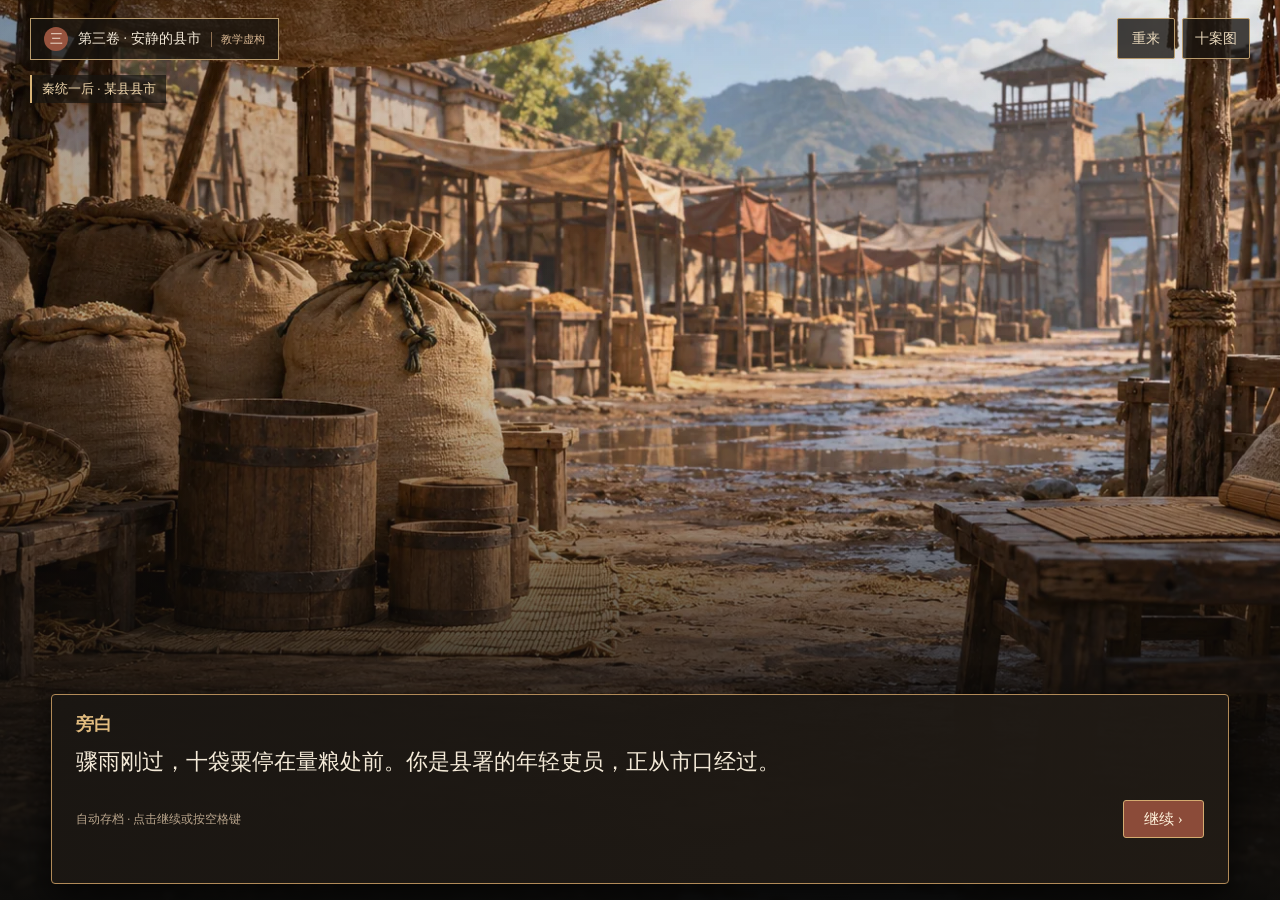
<file: law-mountains/shao-yidou/index.html>
<!doctype html>
<html lang="zh-CN">
<head>
  <meta charset="utf-8">
  <meta name="viewport" content="width=device-width,initial-scale=1">
  <title>第三卷 · 少了一斗的粟</title>
  <meta http-equiv="refresh" content="0;url=../volume-three/index.html">
  <script>location.replace('../volume-three/index.html')</script>
</head>
<body>
  <p>独立案件已并入第三卷。<a href="../volume-three/index.html">进入新版《少了一斗的粟》</a></p>
</body>
</html>
</file>
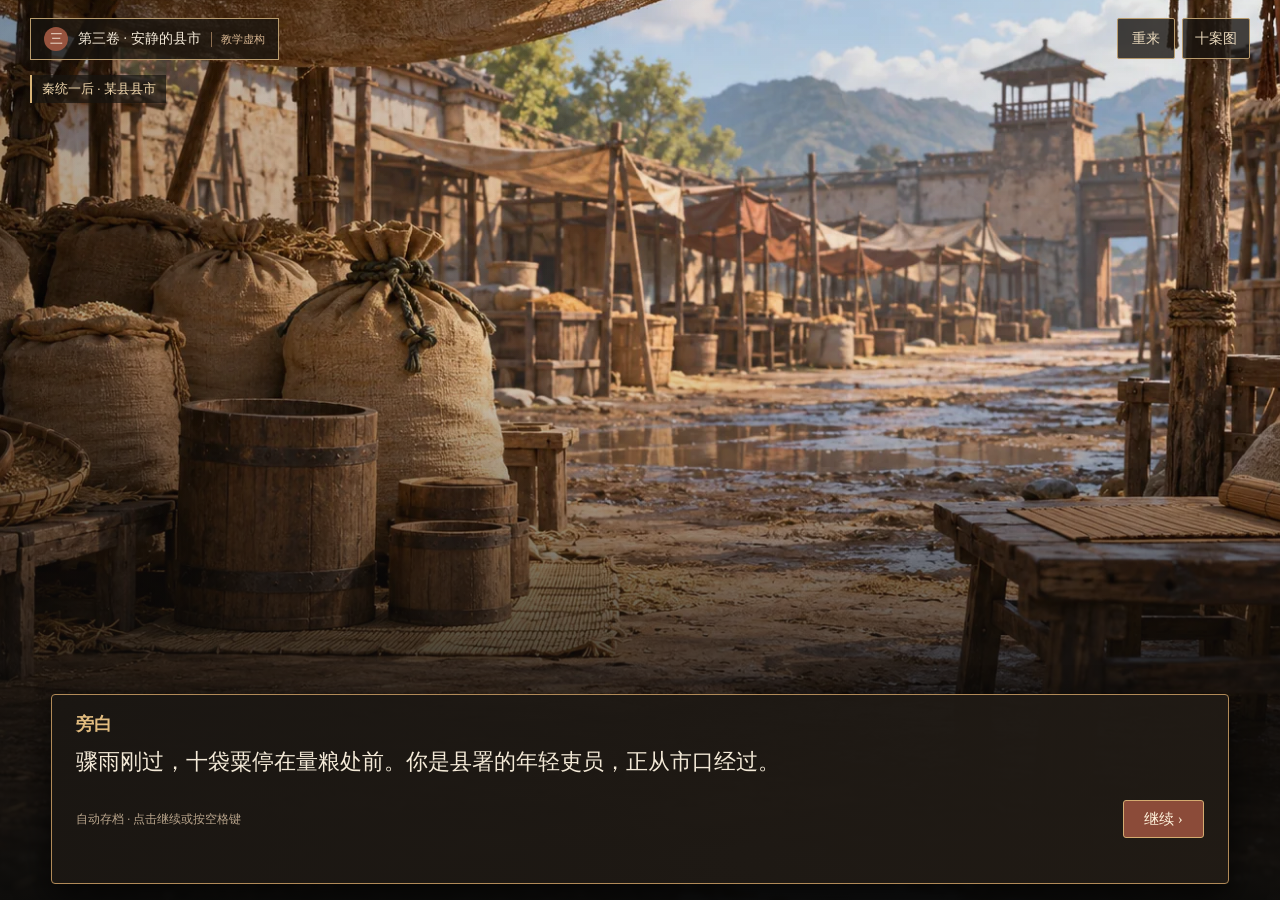
<file: law-mountains/volume-three/index.html>
<!doctype html>
<html lang="zh-CN">
<head>
  <meta charset="utf-8">
  <meta name="viewport" content="width=device-width,initial-scale=1,viewport-fit=cover">
  <meta name="theme-color" content="#171411">
  <title>第三卷 · 少了一斗的粟</title>
  <link rel="stylesheet" href="styles.css">
  <script defer src="story.js"></script>
</head>
<body>
  <main class="game" aria-label="少了一斗的粟互动叙事游戏">
    <div class="backdrop" id="backdrop"></div>
    <div class="shade"></div>
    <header class="hud">
      <div class="chapter"><span class="chapter-mark">三</span><span id="chapter-text">第三卷 · 安静的县市</span><small class="fiction-label">教学虚构</small></div>
      <div class="hud-actions">
        <button id="source-button" class="hud-button" type="button" hidden>史料</button>
        <button id="restart-button" class="hud-button" type="button" title="从头重玩">重来</button>
        <a class="hud-button home-button" href="../index.html?map=1" title="返回十案图">十案图</a>
      </div>
    </header>
    <div id="place" class="place"></div>
    <div id="memory-label" class="memory-label" hidden>阿叶的回忆 · 非全知画面</div>
    <div id="portraits" class="portraits" aria-hidden="true"></div>
    <section id="task-layer" class="task-layer" hidden aria-live="polite">
      <div class="task-content"><span id="task-count"></span><h2 id="task-title"></h2><p id="task-description"></p><button id="task-next" type="button">进入下一幕 <span aria-hidden="true">›</span></button></div>
    </section>
    <section class="dialogue" aria-live="polite">
      <div class="speaker-line"><span id="speaker"></span><span id="beat"></span></div>
      <p id="line" class="line"></p>
      <div id="choice-list" class="choice-list"></div>
      <div class="dialogue-foot"><span id="hint">自动存档</span><button id="next-button" class="next-button" type="button">继续 <span aria-hidden="true">›</span></button></div>
      <div id="end-actions" class="end-actions" hidden><button id="end-replay" type="button">重玩第三卷</button><a href="../index.html?map=1">返回十案图</a></div>
    </section>
    <div id="source-overlay" class="overlay" hidden>
      <article class="source-sheet" role="dialog" aria-modal="true" aria-labelledby="source-title">
        <div class="source-top"><span id="source-era">秦代史料 · 可选阅读</span><button id="source-close" type="button" aria-label="关闭资料卡">×</button></div>
        <h2 id="source-title"></h2>
        <div id="source-body"></div>
      </article>
    </div>
  </main>
</body>
</html>
</file>
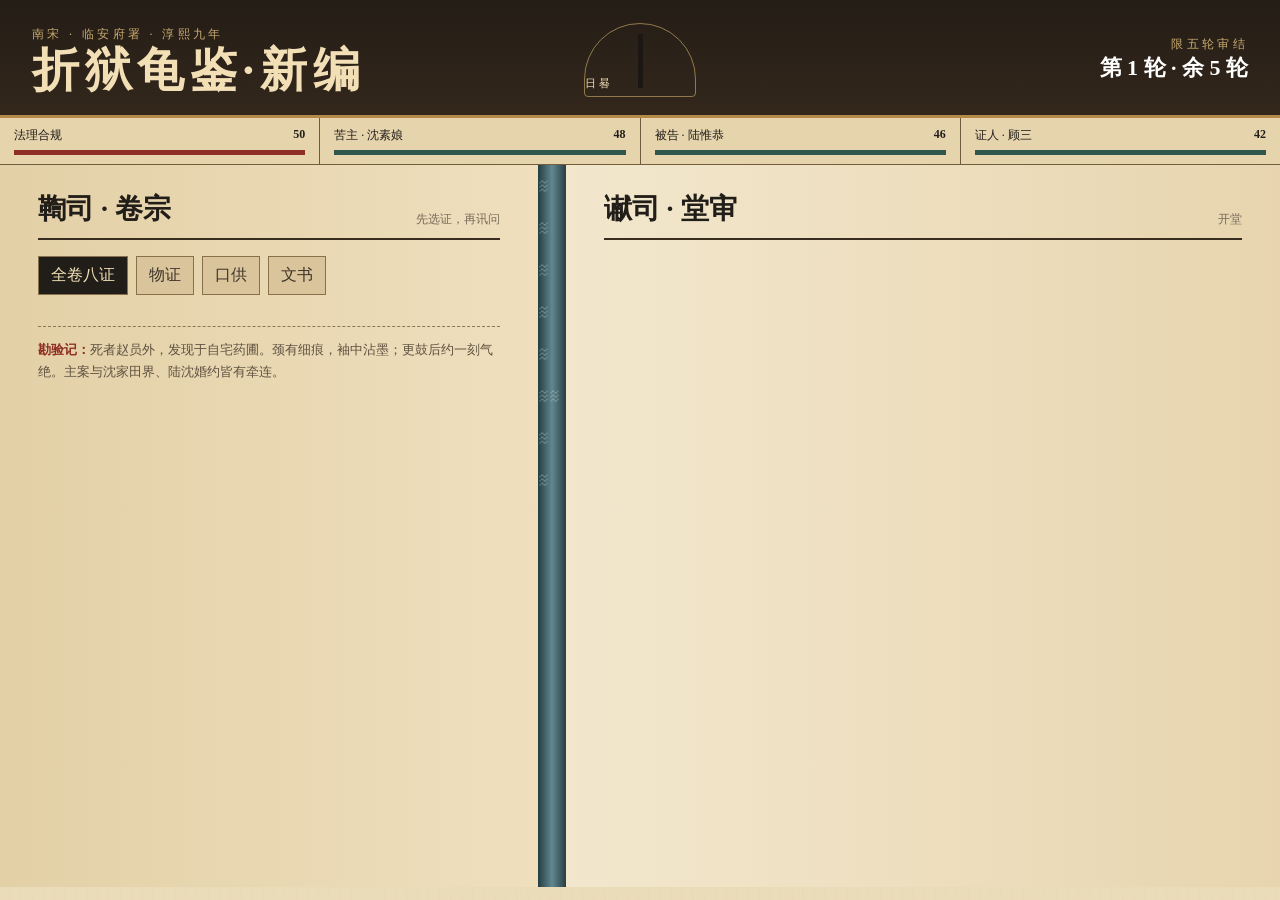
<file: legacy-zheyu.html>
<!doctype html>
<html lang="zh-CN">
<head>
<meta charset="utf-8"><meta name="viewport" content="width=device-width,initial-scale=1,viewport-fit=cover">
<meta name="theme-color" content="#1d1812"><title>折狱龟鉴·新编</title>
<style>
:root{--ink:#211d18;--paper:#eadbb9;--paper2:#f6ecd3;--cinnabar:#8f2e24;--jade:#31564b;--gold:#b58a49;--muted:#766a59;--shadow:#17120d;--water:#5e8992}
*{box-sizing:border-box}html{background:#171512;color:var(--ink)}body{margin:0;min-height:100vh;font-family:"Noto Serif SC","Songti SC",SimSun,serif;background:radial-gradient(circle at 50% 0,#4d3d29 0,#171512 65%)}button{font:inherit}
.shell{width:min(1480px,100%);min-height:100vh;margin:auto;background:var(--paper);box-shadow:0 0 80px #000;position:relative;overflow:hidden}.noise{position:absolute;inset:0;opacity:.16;pointer-events:none;background-image:repeating-linear-gradient(87deg,transparent 0 9px,#563d2512 10px 11px)}
header{position:relative;z-index:2;min-height:118px;padding:20px 32px 16px;background:linear-gradient(180deg,#241d16,#33271c);color:#f2dfb6;border-bottom:3px solid var(--gold);display:grid;grid-template-columns:1fr auto 1fr;align-items:center}.brand .eyebrow,.court-label{font-size:12px;letter-spacing:.28em;color:#c9aa70}.brand h1{margin:4px 0 0;font:800 clamp(28px,4vw,47px)/1 KaiTi,STKaiti,serif;letter-spacing:.12em}.rounds{text-align:right}.rounds b{font:700 22px KaiTi,serif;color:#fff}.sundial{width:112px;height:74px;position:relative;margin:auto;border-radius:112px 112px 8px 8px;background:conic-gradient(from 270deg at 50% 100%,#d7b86d 0 var(--sun),#473c2f var(--sun) 50%,transparent 50%);border:1px solid #92794c;overflow:hidden;transition:.7s}.sundial:after{content:"";position:absolute;bottom:8px;left:53px;width:5px;height:54px;background:#1c1712;transform-origin:50% 100%;transform:rotate(var(--gnomon));transition:.7s}.sundial:before{content:"日晷";position:absolute;z-index:2;bottom:5px;left:0;right:0;font-size:11px;letter-spacing:.3em}
.status-strip{position:relative;z-index:2;display:grid;grid-template-columns:repeat(4,1fr);gap:1px;background:#6d5a3f;border-bottom:1px solid #715d3c}.meter{background:#e6d4ad;padding:9px 14px}.meter-head{display:flex;justify-content:space-between;font-size:12px}.track{height:5px;background:#bba983;margin-top:6px}.fill{height:100%;background:var(--jade);transition:.5s}.meter.law .fill{background:var(--cinnabar)}
.game{position:relative;z-index:1;display:grid;grid-template-columns:minmax(340px,42%) 28px 1fr;min-height:calc(100vh - 178px)}.investigation,.judgment{padding:25px clamp(20px,3vw,38px)}.investigation{background:linear-gradient(90deg,#e3d0a7,#efdfbd)}.judgment{background:linear-gradient(90deg,#f2e7cd,#e8d5af)}
.river{position:relative;overflow:hidden;background:linear-gradient(90deg,#233e42,#638790,#263e43)}.river:after{content:"≋\A≋\A≋\A≋\A≋\A≋≋\A≋\A≋";white-space:pre;position:absolute;color:#c8e0dd55;font-size:22px;line-height:42px;animation:flow 4s linear infinite}@keyframes flow{to{transform:translateY(42px)}}
.section-title{display:flex;align-items:end;justify-content:space-between;border-bottom:2px solid #392d20;padding-bottom:10px;margin-bottom:16px}.section-title h2{font:800 28px KaiTi,serif;margin:0}.section-title span{font-size:12px;color:var(--muted)}
.tabs{display:flex;gap:8px;margin-bottom:15px;flex-wrap:wrap}.tab{border:1px solid #87714d;background:#d9c49b;color:#3e3428;padding:8px 12px;cursor:pointer}.tab.active{background:var(--ink);color:#f1dfb6}.evidence-grid{display:grid;grid-template-columns:repeat(2,minmax(0,1fr));gap:10px}.evidence{position:relative;min-height:105px;text-align:left;padding:12px 13px;border:1px solid #9b8158;background:#f6e8c8;box-shadow:3px 3px 0 #7e6745;cursor:pointer;transition:.2s;overflow:hidden}.evidence:hover{transform:translateY(-2px)}.evidence.selected{outline:3px solid var(--cinnabar);background:#fff1cb}.evidence.used{opacity:.58}.evidence.burn{animation:burn .7s}.evidence.shatter{animation:shatter .75s}@keyframes burn{45%{filter:sepia(1) brightness(.6);transform:scale(.94);box-shadow:inset 0 0 30px #a9260b}100%{filter:none}}@keyframes shatter{35%{transform:translate(4px,-3px) rotate(2deg);filter:contrast(2)}65%{transform:translate(-5px,2px) rotate(-2deg)}100%{transform:none}}.evidence .tag{display:inline-block;font-size:10px;letter-spacing:.15em;color:#fff;background:var(--jade);padding:3px 6px;margin-bottom:7px}.evidence b{display:block;font:700 18px KaiTi,serif}.evidence small{color:var(--muted);line-height:1.4;display:block;margin-top:4px}.seal-mark{position:absolute;right:5px;bottom:-3px;color:#9a2f2877;font:700 35px KaiTi;transform:rotate(-14deg)}
.ledger{margin-top:16px;border-top:1px dashed #8b7755;padding-top:12px;font-size:13px;color:#5e5140;line-height:1.7}.ledger strong{color:var(--cinnabar)}
.case-chip{display:inline-flex;gap:7px;align-items:center;border:1px solid #98805a;padding:5px 9px;font-size:12px;color:#67543a}.case-chip i{width:7px;height:7px;border-radius:50%;background:var(--cinnabar)}.narrative{min-height:180px}.narrative h3{font:800 clamp(25px,3vw,35px) KaiTi,serif;margin:12px 0;color:#6e241e}.narrative p{line-height:1.85;margin:10px 0}.speaker{color:var(--cinnabar);font-weight:bold}.sound{text-align:center;color:#785020;letter-spacing:.4em;font-weight:bold;margin:16px 0}.law-note{border-left:4px solid var(--gold);background:#fff4cf;padding:11px 14px;margin:15px 0;font-size:13px;line-height:1.65}.law-note b{color:#76501d}.choices{display:grid;gap:10px;margin-top:20px}.choice{border:1px solid #725b3e;background:#2e4d44;color:#f8eccf;text-align:left;padding:13px 15px;cursor:pointer;box-shadow:0 3px 0 #1d332d;line-height:1.5}.choice:hover{background:#3d665a}.choice:disabled{cursor:not-allowed;filter:grayscale(1);opacity:.48}.choice .kind{color:#e6bd70;font-size:11px;letter-spacing:.14em;margin-right:7px}.choice small{display:block;color:#d0d7c8;margin-top:4px}.choice.verdict{background:#762c25}.toast{position:fixed;z-index:10;left:50%;bottom:22px;transform:translate(-50%,120px);background:#211d18;color:#f5e5bf;padding:12px 18px;border:1px solid #b58a49;box-shadow:0 8px 28px #0008;transition:.35s;max-width:90%}.toast.show{transform:translate(-50%,0)}
.modal{display:none;position:fixed;z-index:20;inset:0;background:#0d0b09dd;padding:22px;overflow:auto}.modal.open{display:grid;place-items:center}.ending{width:min(760px,100%);background:var(--paper2);border:8px double #6e5535;padding:clamp(24px,5vw,55px);text-align:center;box-shadow:0 15px 70px #000}.ending .stamp{display:inline-grid;place-items:center;width:86px;height:86px;border:4px double var(--cinnabar);color:var(--cinnabar);border-radius:50%;font:800 24px KaiTi;transform:rotate(-8deg)}.ending h2{font:800 42px KaiTi;margin:18px 0 8px}.ending p{line-height:1.8}.scorecards{display:grid;grid-template-columns:repeat(3,1fr);gap:10px;margin:22px 0}.scorecards div{background:#e2cfa7;padding:12px}.scorecards b{display:block;font-size:24px}.ending button{border:0;background:var(--cinnabar);color:white;padding:12px 22px;cursor:pointer;margin:5px}.ending .secondary{background:#4f493e}.hidden{display:none!important}
@media(max-width:900px){header{grid-template-columns:1fr auto;padding:16px 20px}.sundial{display:none}.game{grid-template-columns:1fr}.river{height:17px}.river:after{content:"≋ ≋ ≋ ≋ ≋ ≋ ≋ ≋ ≋ ≋ ≋ ≋ ≋";white-space:nowrap;line-height:15px;animation:flowX 4s linear infinite}@keyframes flowX{to{transform:translateX(42px)}}.investigation,.judgment{padding:20px}.evidence-grid{grid-template-columns:repeat(4,minmax(145px,1fr));overflow-x:auto;padding-bottom:10px}.evidence{min-width:145px}.status-strip{grid-template-columns:repeat(2,1fr)}}
@media(max-width:520px){.brand h1{font-size:25px}.rounds b{font-size:17px}.status-strip{font-size:11px}.meter{padding:7px}.investigation,.judgment{padding:16px}.scorecards{grid-template-columns:1fr}.ending h2{font-size:34px}}
</style></head>
<body><main class="shell"><div class="noise"></div>
<header><div class="brand"><div class="eyebrow">南宋 · 临安府署 · 淳熙九年</div><h1>折狱龟鉴·新编</h1></div><div class="sundial" id="sundial"></div><div class="rounds"><div class="court-label">限五轮审结</div><b>第 <span id="round">1</span> 轮 · 余 <span id="left">5</span> 轮</b></div></header>
<section class="status-strip"><div class="meter law"><div class="meter-head"><span>法理合规</span><b id="lawVal">50</b></div><div class="track"><div class="fill" id="lawBar"></div></div></div><div class="meter"><div class="meter-head"><span>苦主 · 沈素娘</span><b id="victimVal">48</b></div><div class="track"><div class="fill" id="victimBar"></div></div></div><div class="meter"><div class="meter-head"><span>被告 · 陆惟恭</span><b id="accusedVal">46</b></div><div class="track"><div class="fill" id="accusedBar"></div></div></div><div class="meter"><div class="meter-head"><span>证人 · 顾三</span><b id="witnessVal">42</b></div><div class="track"><div class="fill" id="witnessBar"></div></div></div></section>
<div class="game"><aside class="investigation"><div class="section-title"><h2>鞫司 · 卷宗</h2><span>先选证，再讯问</span></div><div class="tabs"><button class="tab active" data-filter="all">全卷八证</button><button class="tab" data-filter="物证">物证</button><button class="tab" data-filter="口供">口供</button><button class="tab" data-filter="文书">文书</button></div><div class="evidence-grid" id="evidenceGrid"></div><div class="ledger" id="ledger"><strong>勘验记：</strong>死者赵员外，发现于自宅药圃。颈有细痕，袖中沾墨；更鼓后约一刻气绝。主案与沈家田界、陆沈婚约皆有牵连。</div></aside><div class="river" title="法理不可逾越"></div><section class="judgment"><div class="section-title"><h2>谳司 · 堂审</h2><span id="phaseName">开堂</span></div><div class="narrative" id="narrative"></div><div class="choices" id="choices"></div></section></div>
</main><div class="toast" id="toast"></div><div class="modal" id="endingModal"><div class="ending" id="ending"></div></div>
<script>
const EVIDENCE=[
 {id:'e1',type:'物证',name:'断裂麻绳',desc:'颈痕宽窄相合，绳端沾有药圃青苔。',fake:false},
 {id:'e2',type:'口供',name:'顾三初供',desc:'称二更时见陆惟恭从药圃东门奔出。',fake:false},
 {id:'e3',type:'文书',name:'沈氏田契',desc:'有官印、四至与税契勘合，可核旧界。',fake:false},
 {id:'e4',type:'文书',name:'朱批婚书',desc:'声称知府朱批“婚约不可悔”，墨色尚新。',fake:true},
 {id:'e5',type:'物证',name:'带血短刃',desc:'发现于陆家灶下；血色鲜艳而尸身无刃伤。',fake:true},
 {id:'e6',type:'文书',name:'县令手令',desc:'命里正私下改绘田界，称“令高于律”。',fake:true},
 {id:'e7',type:'物证',name:'药圃木屐',desc:'鞋底夹白垩，尺码与顾三相合。',fake:false},
 {id:'e8',type:'文书',name:'更鼓簿',desc:'巡夜书吏记二更后骤雨，东门泥迹应当清晰。',fake:false}
];
const DEFAULT={round:1,turnsUsed:0,selected:null,used:[],falseUsed:0,law:50,legalCorrect:0,legalTotal:0,favor:{victim:48,accused:46,witness:42},branches:{land:null,marriage:null},flags:{letter:false,silence:false,contradiction:false,deep:false,mainReady:false},log:[],phase:'opening',ended:false};
let state=load();
function load(){try{let s=JSON.parse(sessionStorage.getItem('zheyu-state'));return s&&s.version===1?s:{...structuredClone(DEFAULT),version:1}}catch(e){return {...structuredClone(DEFAULT),version:1}}}
function save(){sessionStorage.setItem('zheyu-state',JSON.stringify(state))}
const scenes={
 opening:{phase:'启卷',title:'雨夜药圃杀人案',text:'<p><span class="speaker">推官：</span>赵员外死于药圃，赘婿陆惟恭被指为凶手。苦主沈素娘与赵家争田，陆又曾与沈家有婚约；唯一目击者顾三，恰是争田的里正。</p><div class="sound">🪵 啪——升堂！</div><p>五轮之内，你可审两件支案、讯问三人或勘验物证。支案裁断会改变顾三证言的可信度。讯问前，须先从左卷选一证。</p>',choices:[['land','审田产纠纷','审查田契与田界，判断顾三是否挟怨。','审理'],['marriage','审婚姻诉讼','审查婚书与当事人意思。','审理'],['askVictim','讯问苦主沈素娘','须引用一件卷证。','讯问'],['askAccused','讯问被告陆惟恭','须引用一件卷证。','讯问'],['inspect','复验药圃','比对痕迹与夜雨。','勘验']]},
 land:{phase:'支案 · 田产',title:'东陌三亩，界石何在',text:'<p>顾三拿出新绘鱼鳞册，称县令手令已将东陌判归赵家。沈素娘则持旧田契，契上四至、税契俱全。</p><div class="law-note"><b>制度辨析：</b>宋代编敕可与律并行，但官员个别手令不是可任意凌驾于律的普遍规范。唐宋法中的“公罪”重在公务过失，“私罪”涉及徇私故意，后者处罚通常更重。</div>',choices:[['landRight','以田契、税契勘合，维持沈氏田界','顾三受托徇私改册，不能托称公罪过失；命重勘鱼鳞册。','律令层级 · 公私罪'],['landWrong','县令之令当然高于律，田归赵家','将个别手令视为可推翻律与合法契据。','律令层级'],['landKind','不问契据，劝双方各退一半','好感或可上升，但产权根据未明。','调处']]},
 marriage:{phase:'支案 · 婚姻',title:'一纸婚书，两家旧约',text:'<p>沈素娘称幼时由父母许给陆家，后因赵家重聘改约。陆惟恭说：“我不要强娶，只求洗去负心之名。”所谓“朱批婚书”竟称知府可令女子强嫁。</p><div class="law-note"><b>史实依据：</b>《宋刑统》承唐律户婚规范；“诸许嫁女，已报婚书及有私约，而辄悔者”有罚，但这不等于现代婚姻自由，更不等于官员可凭朱批强制成婚。</div>',choices:[['marriageRule','辨伪朱批，按当时成约规则处理财礼争议','指出旧法重父母主婚与婚书聘财，但不得伪造官批。','《宋刑统》承唐律'],['marriageModern','直接援引现代婚姻自由，宣布古约自始无效','价值可取，却把现代法溯用于南宋案件。','《民法典》'],['marriageForce','依朱批强令沈氏嫁陆','采信伪文书，且混淆官批与律。','伪证']]},
 askVictim:{phase:'讯问 · 苦主',title:'沈素娘的迟疑',text:'<p><span class="speaker">沈素娘：</span>“赵员外夺田不假，可人命不是儿戏。顾三说二更见陆郎……我也只听他一面。”</p><p>她将袖口掩紧，似藏着一封信。若你先公正审田，或以真证据温言核问，她也许愿意交出。</p>',choices:[['qVictimCalm','据证温问：只核你亲见之事','避免诱导，将传闻与亲历区分。','讯问'],['qVictimThreat','以诬告反坐威吓：不改口便同罪','古法确有诬告反坐，但此处尚未证明她诬告。','讯问']]},
 askAccused:{phase:'讯问 · 被告',title:'陆惟恭陈说去向',text:'<p><span class="speaker">陆惟恭：</span>“我曾去药圃理论婚书，雨落前便从西门走了。顾三欠赵家钱，才替他作证。”</p><p>口供能否继续，取决于他是否相信你在依法审断，而非先定罪后求证。</p>',choices:[['qAccusedFair','展示证据，请其解释矛盾','陈明证据来源，允许辩解。','讯问'],['qAccusedCoerce','上枷逼供，先认罪再核证','以强制口供代替证据印证。','讯问']]},
 inspect:{phase:'勘验 · 药圃',title:'雨痕与足迹',text:'<p>仵作复验：尸体只有索沟，无刃创。东门泥地在骤雨后应留深迹，却只有木屐白垩粉自石灰房一路至药圃。</p><div class="sound">💧  ...  💧</div><div class="law-note"><b>断狱之慎：</b>传统律典重视检验、证据相互印证；现代刑事诉讼更明确禁止以非法方法收集口供，并确立疑罪从无的制度保障。</div>',choices:[['inspectCompare','以更鼓簿对照木屐与现场','用时间、天气和足迹互证。','勘验'],['inspectBlade','认定短刃即凶器','尸身无刃伤，物证与待证事实不相合。','勘验'],['deepCompare','指出古今差异：古有法定刑与反坐，今有罪刑法定、证据裁判与权利保障','触发“鉴古知今”；不能把古代比附、身份差等同现代原则。','古今辨析']]},
 follow:{phase:'合案推演',title:'三案归一，证言可校',text:'<p id="dynamicFollow"></p><div class="sound">⛓️  铮——疑链渐解</div><p>你仍可补审，或在证据链足够时提审顾三。若轮次用尽，系统将强制进入结案。</p>',choices:[['land','补审田产纠纷','影响顾三的利害关系与可信度。','支案'],['marriage','补审婚姻诉讼','影响陆、沈二人的合作程度。','支案'],['askVictim','再问沈素娘','好感超过70可能交出密信。','讯问'],['askAccused','再问陆惟恭','好感低于20将沉默。','讯问'],['askWitness','提审证人顾三','须引用证据击破或印证其证言。','讯问'],['verdict','击鼓结案','依据三维度和证据链判定。','判决']]},
 askWitness:{phase:'讯问 · 证人',title:'顾三再供',text:'<p><span class="speaker">顾三：</span>“小人确在东门见陆惟恭，天虽下雨，也绝不会看错！”</p><p>他的话与更鼓、雨势、足迹之间至少有一处无法并存。</p>',choices:[['qWitness','以所选证据质其东门目击','若证据真实且相关，将揭穿关键矛盾。','讯问'],['qWitnessFavor','许诺免其田案责任，换取改口','以利益交换证言，损害程序可信。','讯问']]},
 verdict:{phase:'谳决',title:'最后一问：谁杀赵员外',text:'<p>案卷将合。请选择判词。判断并非只看“猜中凶手”，还看法条适用、对人的体察与五轮效率。</p><div class="law-note"><b>提示：</b>唐宋律中的诬告反坐、公私罪区分与故杀刑名均有制度依据；但现代刑法强调法律明文、适用平等与罪责刑相适应，不能简单以“反坐”替代独立审判。</div>',choices:[['vWitness','顾三因债受赵驱使，争田败露后以麻绳杀赵并嫁祸陆','证据须由木屐、雨时、索沟与证言矛盾闭合。','主案判决'],['vAccused','陆惟恭因婚约杀人，依顾三初供定罪','若证言未受检验，仍有重大疑点。','主案判决'],['vNoProof','证据不足，暂不作有罪判决','现代原则更接近疑罪从无；古代语境下仍应继续检验追捕。','审慎判决']]
};
function render(){updateMeters();renderEvidence();let sc=scenes[state.phase]||scenes.follow;document.getElementById('phaseName').textContent=sc.phase;document.getElementById('narrative').innerHTML='<span class="case-chip"><i></i>'+sc.phase+'</span><h3>'+sc.title+'</h3>'+sc.text;if(state.phase==='follow'){let cred=state.favor.witness+(state.branches.land==='right'?25:state.branches.land==='wrong'?-20:0);document.getElementById('dynamicFollow').innerHTML='顾三证言当前可信度：<b>'+clamp(cred)+'</b>/100。'+(state.branches.land==='right'?'田契勘合证明他改册偏袒赵家，利害关系显现。':'田案未明，他的利害关系仍藏在雾中。')+(state.flags.letter?' 沈素娘已交出赵催顾三改界的私信。':'');}
 let box=document.getElementById('choices');box.innerHTML='';sc.choices.filter(c=>!(state.branches.land&&c[0]==='land')&&!(state.branches.marriage&&c[0]==='marriage')&&!(state.flags.silence&&c[0]==='askAccused')).forEach(c=>{let b=document.createElement('button');b.className='choice'+(c[0]==='verdict'?' verdict':'');b.innerHTML='<span class="kind">'+c[3]+'</span>'+c[1]+'<small>'+c[2]+'</small>';b.onclick=()=>act(c[0]);box.appendChild(b)});save()}
function renderEvidence(){let filter=document.querySelector('.tab.active')?.dataset.filter||'all',g=document.getElementById('evidenceGrid');g.innerHTML='';EVIDENCE.filter(e=>filter==='all'||e.type===filter).forEach(e=>{let b=document.createElement('button');b.className='evidence '+(state.selected===e.id?'selected ':'')+(state.used.includes(e.id)?'used ':'');b.dataset.id=e.id;b.innerHTML='<span class="tag">'+e.type+'</span><b>'+e.name+'</b><small>'+e.desc+'</small>'+(state.used.includes(e.id)?'<span class="seal-mark">验</span>':'');b.onclick=()=>{state.selected=state.selected===e.id?null:e.id;save();renderEvidence()};g.appendChild(b)})}
function updateMeters(){document.getElementById('round').textContent=Math.min(state.round,5);document.getElementById('left').textContent=Math.max(0,6-state.round);let vals={law:state.law,victim:state.favor.victim,accused:state.favor.accused,witness:state.favor.witness};for(let k in vals){document.getElementById(k+'Val').textContent=clamp(vals[k]);document.getElementById(k+'Bar').style.width=clamp(vals[k])+'%'}document.getElementById('sundial').style.setProperty('--sun',(Math.min(state.round,5)*10)+'%');document.getElementById('sundial').style.setProperty('--gnomon',(-55+state.round*18)+'deg')}
function needsEvidence(id){return ['askVictim','askAccused','askWitness','qVictimCalm','qVictimThreat','qAccusedFair','qAccusedCoerce','qWitness','qWitnessFavor'].includes(id)}
function act(id){if(state.ended)return;if(needsEvidence(id)&&!state.selected){toast('须先从左侧卷宗选中至少一件证据，方可质问。');return}if(['land','marriage','askVictim','askAccused','inspect','askWitness'].includes(id)){state.phase=id;render();return}if(id==='verdict'){state.phase='verdict';render();return}let ev=EVIDENCE.find(e=>e.id===state.selected);if(needsEvidence(id)&&ev){state.used.push(ev.id);let el=document.querySelector('[data-id="'+ev.id+'"]');if(ev.fake){state.falseUsed++;state.law-=14;el?.classList.add('shatter');toast('伪证碎裂！误引伪证触发“诬告反坐”评分惩罚。')}else{el?.classList.add('burn');state.law+=3}state.selected=null}
 let legal=null,delta={};
 const effects={landRight:[true,12,{victim:18,witness:-18}],landWrong:[false,-18,{victim:-22,witness:14}],landKind:[false,-9,{victim:8,witness:5}],marriageRule:[true,11,{victim:12,accused:15}],marriageModern:[false,-6,{victim:18,accused:3}],marriageForce:[false,-20,{victim:-28,accused:-12}],qVictimCalm:[true,7,{victim:15}],qVictimThreat:[false,-12,{victim:-24}],qAccusedFair:[true,7,{accused:17}],qAccusedCoerce:[false,-16,{accused:-30}],inspectCompare:[true,10,{witness:-8}],inspectBlade:[false,-18,{accused:-14}],deepCompare:[true,15,{victim:5,accused:5,witness:5}],qWitness:[true,10,{witness:-14}],qWitnessFavor:[false,-15,{witness:18}]};
 if(effects[id]){legal=effects[id][0];state.law+=effects[id][1];delta=effects[id][2];Object.keys(delta).forEach(k=>state.favor[k]+=delta[k]);state.legalTotal++;if(legal)state.legalCorrect++}
 if(id==='landRight'){state.branches.land='right'}if(id==='landWrong'||id==='landKind'){state.branches.land=id==='landWrong'?'wrong':'mediation'}if(id==='marriageRule'){state.branches.marriage='rule'}if(id==='marriageModern'||id==='marriageForce'){state.branches.marriage=id==='marriageModern'?'modern':'force'}if(id==='deepCompare'){state.flags.deep=true;toast('隐藏成就「鉴古知今」：你没有把古代制度与现代法治简单等同。')}if(id==='inspectCompare')state.flags.contradiction=true;if(id==='qWitness'&&ev&&!ev.fake&&['e7','e8','e1'].includes(ev.id))state.flags.contradiction=true;
 state.turnsUsed++;state.round++;Object.keys(state.favor).forEach(k=>state.favor[k]=clamp(state.favor[k]));state.law=clamp(state.law);if(state.favor.victim>70&&!state.flags.letter){state.flags.letter=true;toast('沈素娘好感超过70：她主动交出赵员外催顾三改界的私密书信。')}if(state.favor.accused<20){state.flags.silence=true;toast('陆惟恭好感低于20：他转为沉默对抗，口供链断裂。')}
 if(id.startsWith('v')){finish(id);return}if(state.turnsUsed>=5){state.phase='verdict';toast('日影已尽！五轮用罄，强制结案。');render();return}state.phase='follow';render()}
function finish(verdict){state.ended=true;state.turnsUsed=Math.min(5,Math.max(1,state.turnsUsed));let A=clamp(Math.round((state.law+(state.legalTotal?state.legalCorrect/state.legalTotal*100:50))/2)-state.falseUsed*5);let B=Math.round((state.favor.victim+state.favor.accused+state.favor.witness)/3);let C=Math.max(20,100-state.turnsUsed*14);let solved=verdict==='vWitness'&&state.flags.contradiction&&(state.branches.land==='right'||state.flags.letter);let title,stamp,desc;if(state.flags.deep&&solved&&A>=65){title='穿越者之思';stamp='鉴古知今';desc='堂上灯火忽然化作屏幕微光。你意识到：古代的反坐、身份差等与比附，不能被浪漫化为现代法治；今天的罪刑法定、平等适用、罪责刑相适应及婚姻自由，是另一套权利结构。'}else if(solved&&A>=72&&B>=65){title='青天';stamp='法情两尽';desc='三案分别审理又彼此印证：田界复正、婚约辨伪、真凶伏法。百姓服判，朝廷擢你为提刑官。'}else if(A>=72&&B<45){title='酷吏';stamp='法直情伤';desc='判词大体合律，却以威逼代替耐心核问。法网虽密，堂下人心尽失，街巷已有怨声。'}else if(B>=65&&A<60){title='和事佬';stamp='情多法少';desc='各方暂且息讼，但田契与婚书的规范层级未厘清，日后的漏洞比今日更深。'}else if(A<55&&B<50){title='糊涂官';stamp='谬断';desc='伪证、手令与口供彼此冲突，你仍仓促结案。监察御史弹劾失入人罪，官印被收。'}else if(verdict==='vNoProof'){title='慎刑留白';stamp='疑狱从慎';desc='你拒绝在证据断裂时强作有罪判决。主案未破，却保住了不枉无辜的底线；限期追缉仍在继续。'}else if(solved){title='能吏';stamp='案结有据';desc='你识破顾三证言与雨痕的矛盾，主案告破；只是支案处理或人情体察仍留有遗憾。'}else{title='疑狱误断';stamp='案结疑存';desc='卷宗形式上合拢了，证据链却没有闭合。真正的矛盾仍藏在雨夜药圃。'}
 let m=document.getElementById('endingModal');document.getElementById('ending').innerHTML='<div class="stamp">'+stamp+'</div><h2>'+title+'</h2><p>'+desc+'</p><div class="scorecards"><div>法理合规<b>'+A+'</b></div><div>人情体察<b>'+B+'</b></div><div>审断效率<b>'+C+'</b></div></div><p><small>真相判定：'+(solved?'证据链闭合':'证据链未闭合')+' · 误用伪证 '+state.falseUsed+' 次 · '+(state.flags.deep?'已获「鉴古知今」':'未触发隐藏成就')+'</small></p><button onclick="restart()">重开新卷</button><button class="secondary" onclick="document.getElementById(\'endingModal\').classList.remove(\'open\')">回看卷宗</button>';m.classList.add('open');save()}
function toast(s){let t=document.getElementById('toast');t.textContent=s;t.classList.add('show');clearTimeout(window.tt);window.tt=setTimeout(()=>t.classList.remove('show'),2800)}function clamp(n){return Math.max(0,Math.min(100,Math.round(n)))}function restart(){sessionStorage.removeItem('zheyu-state');state={...structuredClone(DEFAULT),version:1};document.getElementById('endingModal').classList.remove('open');render()}
document.querySelectorAll('.tab').forEach(b=>b.onclick=()=>{document.querySelectorAll('.tab').forEach(x=>x.classList.remove('active'));b.classList.add('active');renderEvidence()});render();
</script></body></html>
</file>
<file: law-mountains/volume-three/styles.css>
:root{--ink:#f4ead8;--sub:#c7b49a;--gold:#d8b478;--red:#a5503c;--line:#75624b;--dark:#171411}*{box-sizing:border-box}html,body{margin:0;width:100%;height:100%;overflow:hidden}body{font-family:"Noto Serif SC","Songti SC",SimSun,serif;color:var(--ink);background:var(--dark);letter-spacing:0}button{font:inherit;cursor:pointer}.game{position:relative;width:100%;height:100dvh;min-height:580px;overflow:hidden;isolation:isolate}.backdrop,.shade{position:absolute;inset:0}.backdrop{background-size:cover;background-position:center;transition:background-image .15s ease,transform .55s ease;transform:scale(1.015)}.shade{background:linear-gradient(0deg,rgba(11,11,10,.97) 0%,rgba(12,11,10,.74) 25%,rgba(12,11,10,.04) 62%),linear-gradient(90deg,rgba(10,10,10,.32),transparent 50%)}.hud{position:absolute;left:0;right:0;top:0;padding:18px 30px;display:flex;align-items:flex-start;justify-content:space-between;gap:12px;z-index:4}.chapter{display:flex;align-items:center;gap:10px;background:#171410bc;border:1px solid #b89b6d;padding:8px 13px;min-height:41px;font-size:14px}.chapter-mark{display:grid;place-items:center;width:24px;height:24px;background:#96533e;color:#fff6e8;border-radius:50%;font-size:13px}.hud-actions{display:flex;gap:7px}.hud-button{background:#171410c9;border:1px solid #b89b6d;color:#ead9bc;min-height:41px;min-width:58px;padding:7px 12px;border-radius:2px;font-size:14px}.hud-button:hover,.hud-button:focus-visible{background:#5c392b}.hud-button[hidden]{display:none}.place{position:absolute;top:75px;left:30px;padding:5px 10px;background:#171410b5;color:#f1d8ae;font-size:13px;border-left:2px solid var(--gold);z-index:3}.memory-label{position:absolute;top:75px;right:30px;background:#171410bc;border:1px solid #ac9069;padding:5px 10px;color:#edd8b9;font-size:12px;z-index:3}.memory-label[hidden]{display:none}.portraits{position:absolute;inset:0 0 24% 0;pointer-events:none;z-index:2}.portrait{position:absolute;bottom:0;max-height:93%;width:34%;object-fit:contain;object-position:center bottom;filter:drop-shadow(0 12px 18px #090909a8);transition:opacity .25s ease,transform .25s ease}.portrait.left{left:7%}.portrait.right{right:7%}.portrait.center{left:33%}.portrait.muted{opacity:.66;transform:scale(.96)}.dialogue{position:absolute;z-index:5;left:max(20px,4vw);right:max(20px,4vw);bottom:max(16px,env(safe-area-inset-bottom));min-height:190px;max-height:47%;overflow:auto;background:linear-gradient(135deg,rgba(26,22,18,.97),rgba(33,27,21,.95));border:1px solid #b18a58;border-radius:4px;box-shadow:0 12px 34px #000b;padding:17px 24px 15px}.speaker-line{display:flex;align-items:center;gap:15px;min-height:23px}.speaker-line #speaker{font-weight:700;color:#e3bd80;font-size:18px}.speaker-line #beat{font-size:12px;color:#b9a58c}.line{font-size:22px;line-height:1.55;margin:9px 0 13px;max-width:1050px;min-height:42px}.choice-list{display:grid;grid-template-columns:repeat(2,minmax(0,1fr));gap:8px;margin:5px 0 12px}.choice-list:empty{display:none}.choice-button{border:1px solid #9b7850;border-radius:3px;background:#403124;color:#f6e9d1;padding:11px 13px;text-align:left;font-size:16px;line-height:1.45;min-height:52px}.choice-button:hover,.choice-button:focus-visible{background:#794331;border-color:#e3bc7a;outline:none}.dialogue-foot{display:flex;align-items:center;justify-content:space-between;gap:10px}.dialogue-foot #hint{font-size:12px;color:#b9a58c}.next-button{margin-left:auto;border:1px solid #d4ab70;border-radius:3px;background:#8b4b39;color:#fff2db;padding:8px 20px;min-height:38px;font-size:15px}.next-button:hover,.next-button:focus-visible{background:#ac6048}.next-button[hidden]{display:none}.overlay{position:absolute;z-index:10;inset:0;background:#080706bb;display:flex;align-items:center;justify-content:center;padding:20px}.overlay[hidden]{display:none}.source-sheet{width:min(580px,100%);max-height:86dvh;overflow:auto;background:#eadbbd;color:#2d251e;border:1px solid #c39e67;box-shadow:0 20px 55px #000a;padding:20px 24px;border-radius:3px}.source-top{display:flex;align-items:center;justify-content:space-between;color:#785335;font-size:13px}.source-top button{border:0;background:transparent;font-size:27px;color:#5b3c2a;line-height:1;padding:1px 8px}.source-sheet h2{font-size:23px;margin:9px 0 16px}.source-sheet p{font-size:15px;line-height:1.7;margin:9px 0}.source-sheet strong{color:#7a3b2f}.source-sheet a{color:#6c382c;text-decoration:underline}.source-sheet .boundary{border-top:1px solid #b49a74;margin-top:14px;padding-top:11px}
@media(max-width:680px){.game{min-height:0}.hud{padding:8px 9px}.chapter{font-size:12px;min-height:35px;padding:5px 7px;gap:6px}.chapter-mark{width:21px;height:21px;font-size:11px}.hud-button{min-height:35px;min-width:45px;padding:5px 7px;font-size:12px}.place{top:51px;left:9px;font-size:11px;padding:4px 7px}.memory-label{top:51px;right:9px;font-size:10px;padding:4px 6px;max-width:50%}.backdrop{background-position:center}.shade{background:linear-gradient(0deg,rgba(11,10,9,1) 0%,rgba(11,10,9,.86) 38%,rgba(12,11,10,.06) 73%)}.portraits{inset:0 0 48% 0}.portrait{max-height:83%;width:56%}.portrait.left{left:-8%}.portrait.right{right:-8%}.portrait.center{left:21%;width:60%}.dialogue{left:6px;right:6px;bottom:max(6px,env(safe-area-inset-bottom));min-height:0;max-height:49%;padding:11px 13px 10px}.speaker-line #speaker{font-size:15px}.speaker-line #beat{font-size:10px}.line{font-size:17px;line-height:1.47;margin:5px 0 10px;min-height:50px}.choice-list{grid-template-columns:1fr;gap:6px;margin:2px 0 8px}.choice-button{font-size:13px;min-height:43px;padding:7px 10px}.dialogue-foot #hint{font-size:10px}.next-button{font-size:12px;min-height:34px;padding:5px 12px}.source-sheet{padding:15px 17px}.source-sheet h2{font-size:19px}.source-sheet p{font-size:13px}}
@media(max-width:360px){.line{font-size:15px}.choice-button{font-size:12px}.dialogue{max-height:53%}.portraits{inset:0 0 50% 0}}
@media(prefers-reduced-motion:reduce){.portrait,.backdrop{transition:none}}
.fiction-label{font-size:11px;font-weight:400;color:#d9b792;border-left:1px solid #8d6f52;padding-left:9px}.task-layer{position:absolute;inset:0;z-index:6;display:grid;place-items:center;text-align:center;background:linear-gradient(90deg,#110f0de8,#1b1510bb 56%,#110f0de8);padding:25px}.task-layer[hidden]{display:none}.task-content{max-width:680px}.task-content>span{font-size:14px;color:#d7b47c}.task-content h2{font-size:38px;line-height:1.2;font-weight:600;margin:20px 0 15px}.task-content p{font-size:19px;line-height:1.65;color:#e4d5bd;margin:0 0 28px}.task-content button{background:#884834;border:1px solid #d8b478;color:#fff1d9;border-radius:3px;padding:10px 25px;font-size:16px}.task-content button:hover,.task-content button:focus-visible{background:#aa5c44}
@media(max-width:680px){.fiction-label{font-size:9px;padding-left:6px}.task-content>span{font-size:11px}.task-content h2{font-size:27px;margin:14px 0 10px}.task-content p{font-size:15px;margin-bottom:22px}.task-content button{font-size:13px;padding:8px 16px}}
.home-button{display:grid;place-items:center;text-decoration:none;white-space:nowrap}.choice-button:disabled{opacity:.54;cursor:not-allowed}.choice-button:disabled:hover{background:#403124;border-color:#9b7850}.dialogue[hidden]{display:none}.end-actions{display:flex;gap:8px;flex-wrap:wrap;margin-top:12px}.end-actions[hidden]{display:none}.end-actions button,.end-actions a{border:1px solid #d4ab70;border-radius:3px;background:#563c2e;color:#fff2db;padding:8px 14px;font-size:14px;text-decoration:none}.end-actions button:hover,.end-actions a:hover{background:#794331}
@media(max-width:680px){.home-button{font-size:11px}.hud-actions{gap:4px}.hud-button{min-width:40px}.end-actions button,.end-actions a{font-size:12px;padding:7px 10px}}
</file>
